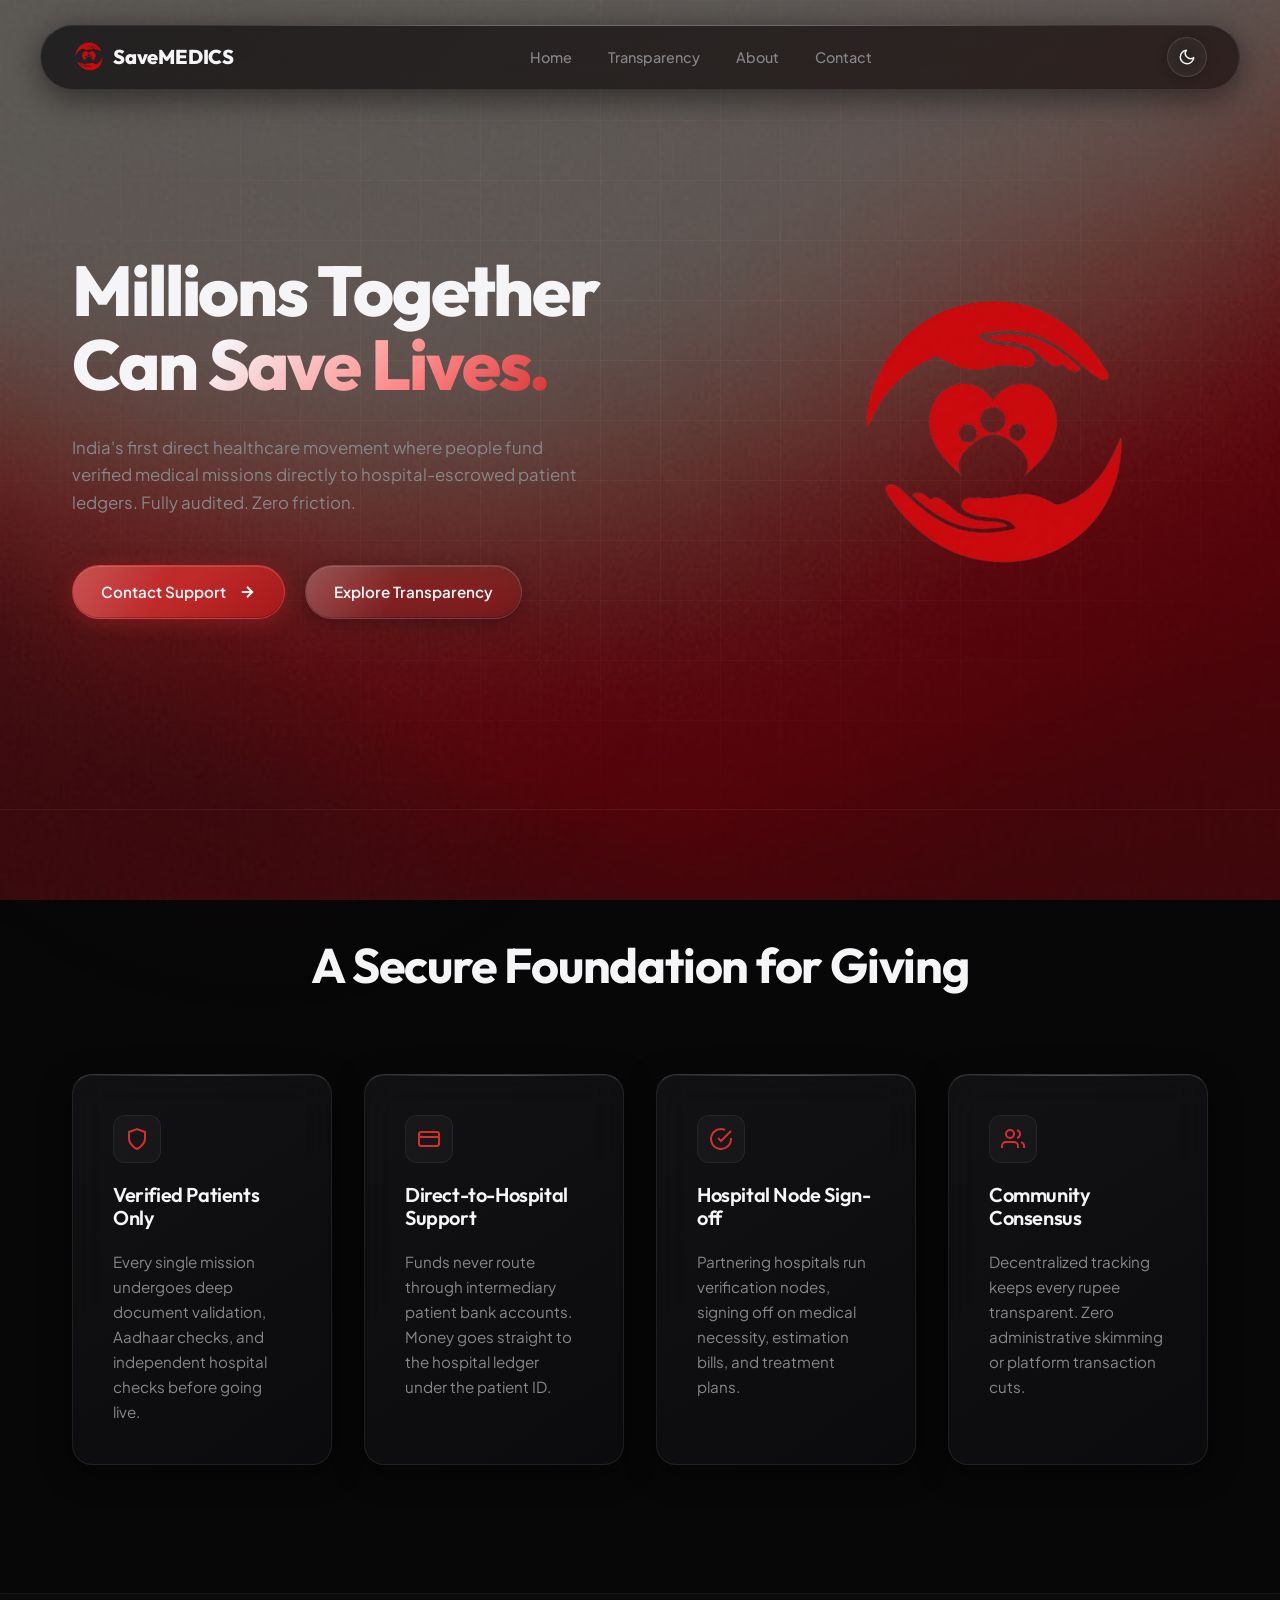
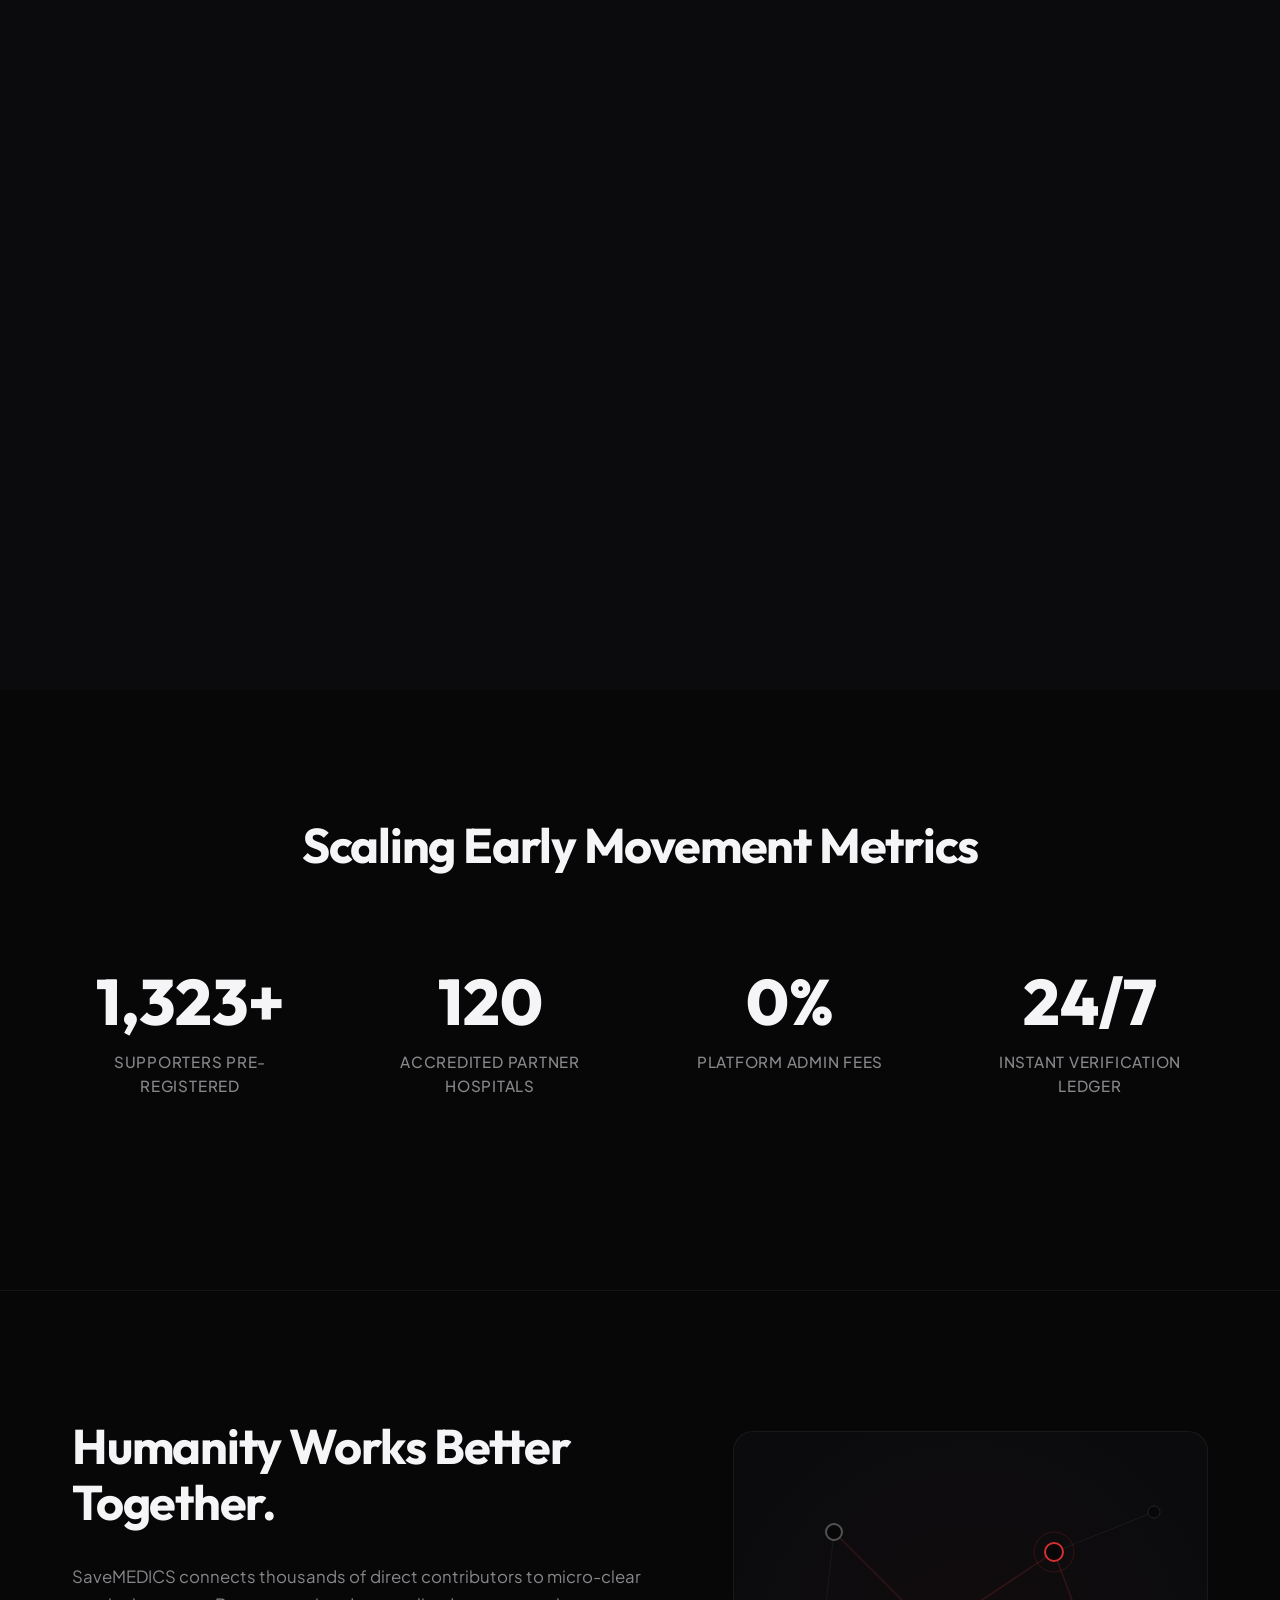
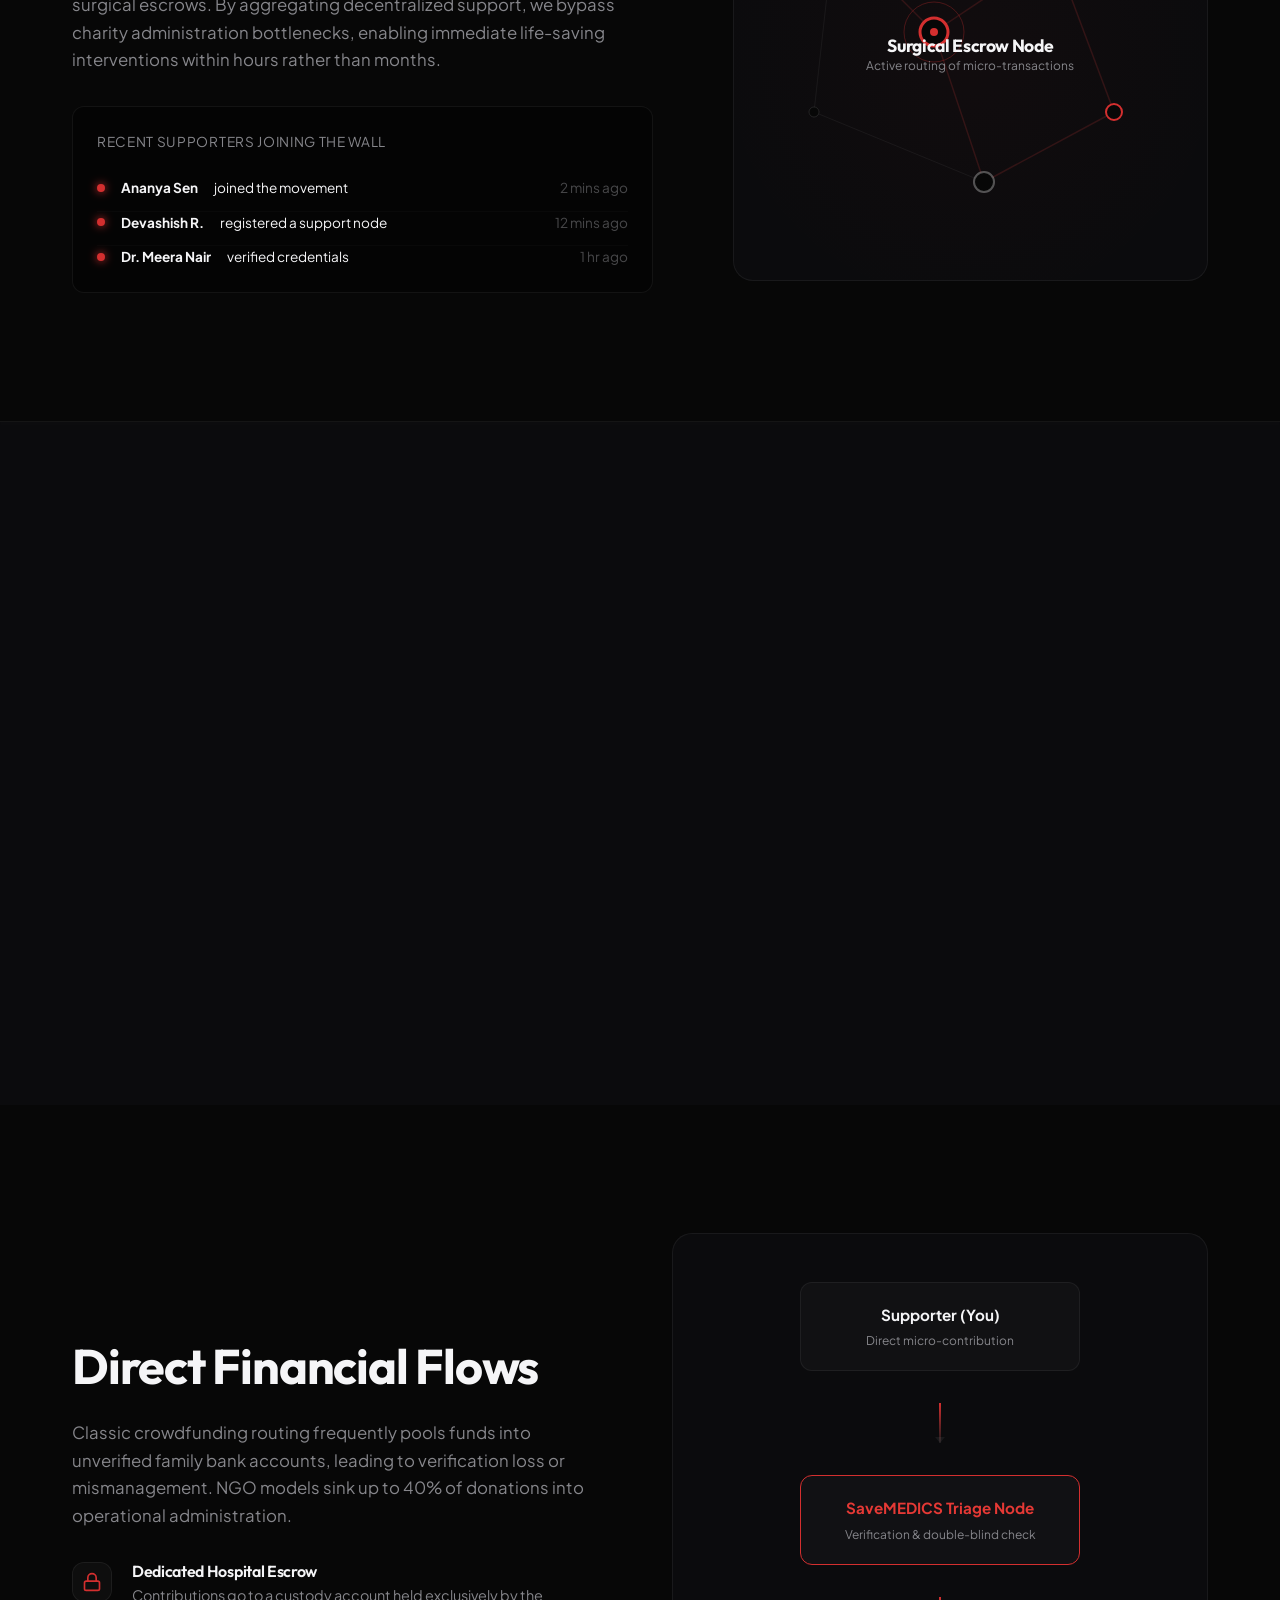
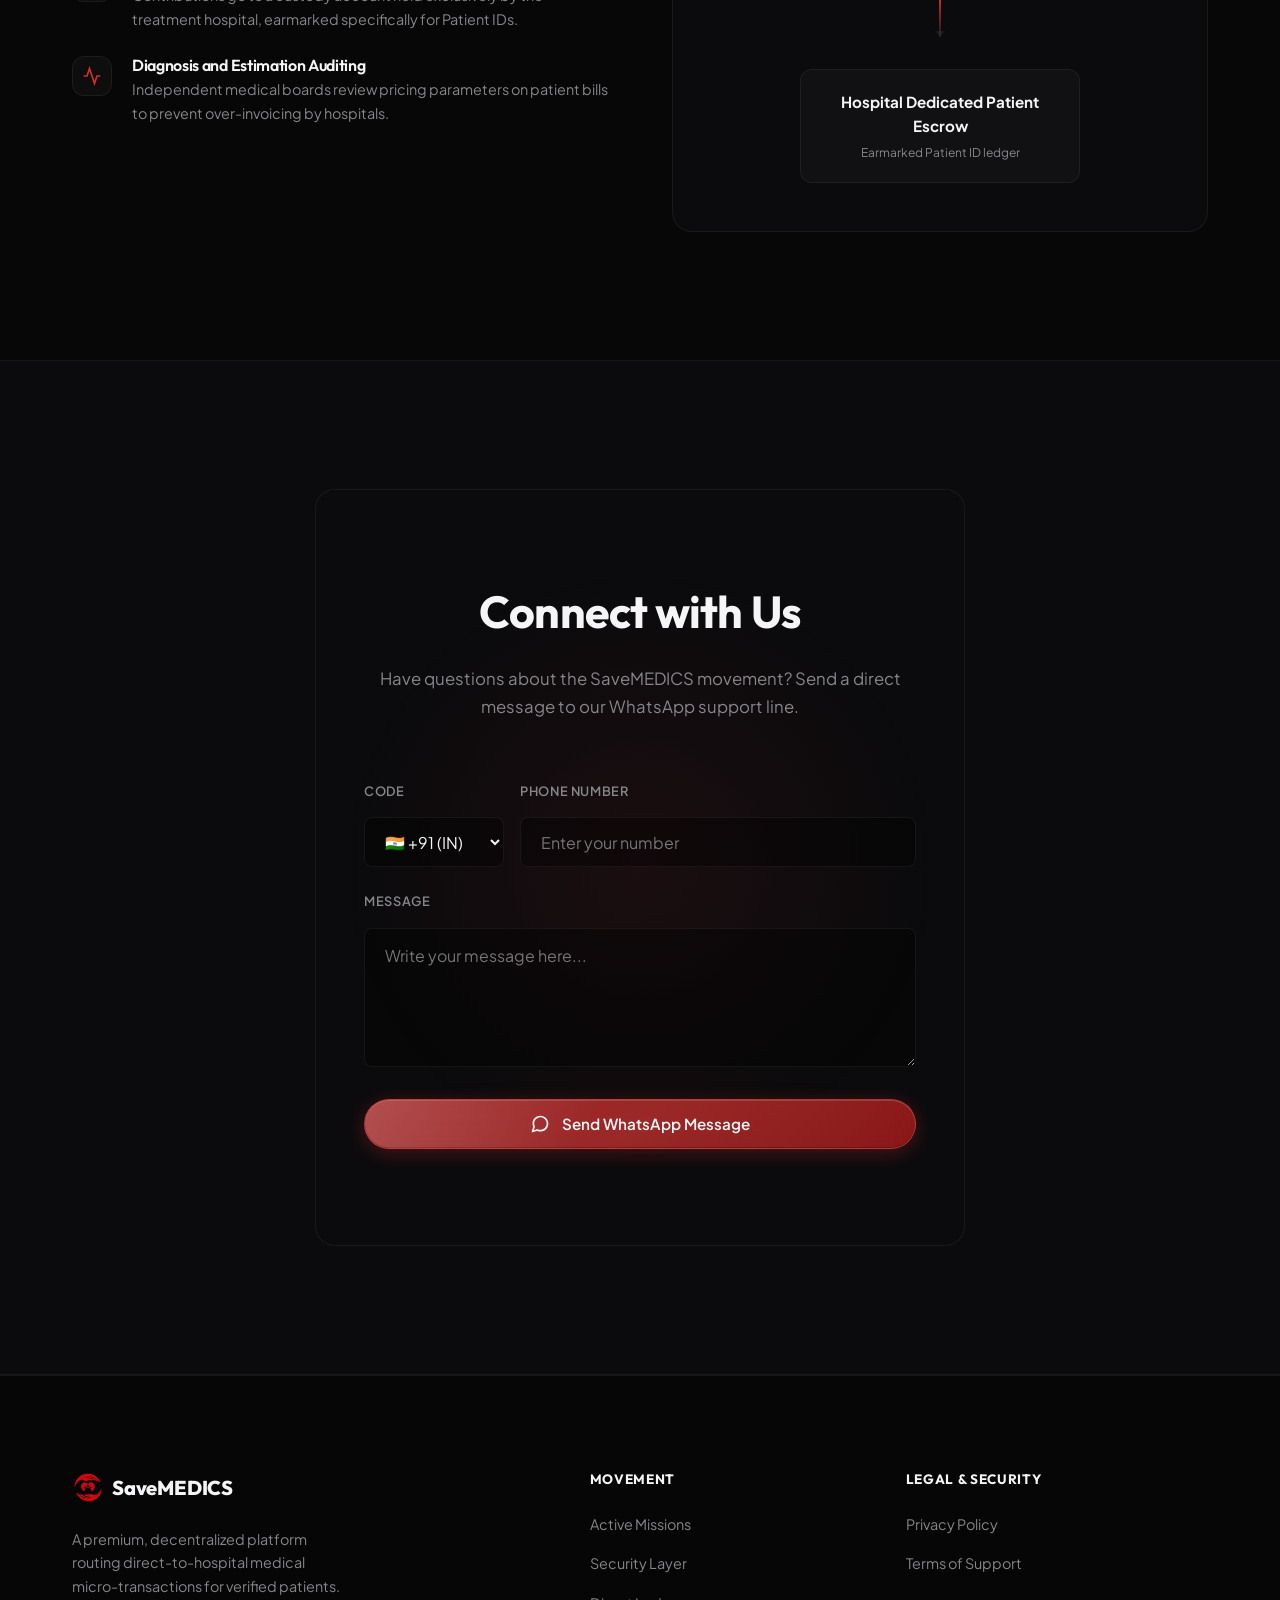
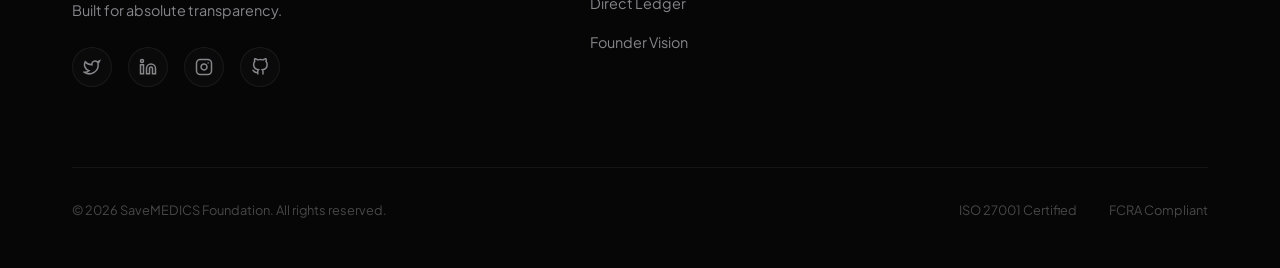
<file: index.html>
<!DOCTYPE html>
<html lang="en">
<head>
  <meta charset="UTF-8">
  <meta name="viewport" content="width=device-width, initial-scale=1.0">
  <title>SaveMEDICS — Humanitarian Healthcare Platform</title>
  <meta name="description" content="India's first direct medical support platform. Verified, hospital-backed missions funded transparently by the community. Join the healthcare movement.">
  <link rel="stylesheet" href="style.css">
  <script>
    // Set theme immediately on load to prevent theme flashing
    const savedTheme = localStorage.getItem('sm-theme') || 'dark';
    document.documentElement.setAttribute('data-theme', savedTheme);
  </script>
</head>
<body>
  
  <!-- GRID & RADIAL BACKGROUND OVERLAYS -->
  <div class="bg-overlay-grid" id="gridOverlay"></div>
  <div class="bg-radial-glow-1"></div>
  <div class="bg-radial-glow-2"></div>

  <!-- FLOATING NAVBAR -->
  <div class="navbar-wrapper">
    <nav class="navbar" id="mainNavbar">
      <a href="#" class="logo" style="display: flex; align-items: center; gap: 0.5rem;">
        <img src="logo.png" alt="SaveMEDICS Logo" style="height: 32px; width: 32px; object-fit: contain;">
        SaveMEDICS
      </a>
      
      <ul class="nav-links" id="navLinks">
        <li><a href="#hero">Home</a></li>

        <li><a href="#transparency">Transparency</a></li>
        <li><a href="#about">About</a></li>
        <li><a href="#contact">Contact</a></li>
      </ul>

      <div class="flex" style="gap: 1rem; align-items: center;">
        <button class="theme-toggle-btn" id="themeToggle" aria-label="Toggle theme" title="Switch theme">
          <svg class="theme-icon theme-icon-moon" width="18" height="18" viewBox="0 0 24 24" fill="none" stroke="currentColor" stroke-width="2" stroke-linecap="round" stroke-linejoin="round">
            <path d="M21 12.79A9 9 0 1 1 11.21 3 7 7 0 0 0 21 12.79z"/>
          </svg>
          <svg class="theme-icon theme-icon-sun" width="18" height="18" viewBox="0 0 24 24" fill="none" stroke="currentColor" stroke-width="2" stroke-linecap="round" stroke-linejoin="round">
            <circle cx="12" cy="12" r="5"/>
            <line x1="12" y1="1" x2="12" y2="3"/><line x1="12" y1="21" x2="12" y2="23"/>
            <line x1="4.22" y1="4.22" x2="5.64" y2="5.64"/><line x1="18.36" y1="18.36" x2="19.78" y2="19.78"/>
            <line x1="1" y1="12" x2="3" y2="12"/><line x1="21" y1="12" x2="23" y2="12"/>
            <line x1="4.22" y1="19.78" x2="5.64" y2="18.36"/><line x1="18.36" y1="5.64" x2="19.78" y2="4.22"/>
          </svg>
        </button>
        <button class="nav-menu-toggle" id="menuToggle" aria-label="Toggle navigation menu">
          <svg width="24" height="24" viewBox="0 0 24 24" fill="none" stroke="currentColor" stroke-width="2" stroke-linecap="round" stroke-linejoin="round">
            <line x1="4" y1="12" x2="20" y2="12"></line>
            <line x1="4" y1="6" x2="20" y2="6"></line>
            <line x1="4" y1="18" x2="20" y2="18"></line>
          </svg>
        </button>
      </div>
    </nav>
  </div>

  <!-- HERO SECTION -->
  <header class="section hero-section" id="hero">
    <div class="container hero-grid grid">
      <div class="hero-content">

        <h1 class="display-title">
          Millions Together <br>
          <span class="gradient-text-red">Can Save Lives.</span>
        </h1>
        
        <p class="hero-subtitle">
          India's first direct healthcare movement where people fund verified medical missions directly to hospital-escrowed patient ledgers. Fully audited. Zero friction.
        </p>
        
        <div class="hero-ctas">
          <a href="#contact" class="btn btn-primary">
            Contact Support
            <svg class="btn-icon" width="20" height="20" viewBox="0 0 24 24" fill="none" stroke="currentColor" stroke-width="2">
              <line x1="5" y1="12" x2="19" y2="12"></line>
              <polyline points="12 5 19 12 12 19"></polyline>
            </svg>
          </a>
          <a href="#transparency" class="btn btn-secondary">Explore Transparency</a>
        </div>
      </div>

      <!-- LARGE BRAND LOGO COMPOSITION -->
      <div class="hero-visual" style="display: flex; align-items: center; justify-content: center; position: relative;">
        <div class="hero-logo-container" style="position: relative; display: flex; align-items: center; justify-content: center; width: 100%; max-width: 380px; aspect-ratio: 1; border-radius: 50%;">
          <img src="logo.png" alt="SaveMEDICS Logo" style="width: 80%; height: 80%; object-fit: contain;">
        </div>
      </div>
    </div>
  </header>

  <!-- TRUST SECTION -->
  <section class="section" id="trust">
    <div class="container">
      <div class="section-title-wrapper" style="text-align: center; margin-bottom: 5rem;">

        <h2 class="section-title">A Secure Foundation for Giving</h2>
      </div>
      
      <div class="trust-grid grid">
        <div class="glass-card trust-card">
          <div class="trust-icon-wrapper">
            <svg width="24" height="24" viewBox="0 0 24 24" fill="none" stroke="currentColor" stroke-width="2">
              <path d="M12 22s8-4 8-10V5l-8-3-8 3v7c0 6 8 10 8 10z"/>
            </svg>
          </div>
          <h3>Verified Patients Only</h3>
          <p>Every single mission undergoes deep document validation, Aadhaar checks, and independent hospital checks before going live.</p>
        </div>

        <div class="glass-card trust-card">
          <div class="trust-icon-wrapper">
            <svg width="24" height="24" viewBox="0 0 24 24" fill="none" stroke="currentColor" stroke-width="2">
              <rect x="2" y="5" width="20" height="14" rx="2" ry="2"></rect>
              <line x1="2" y1="10" x2="22" y2="10"></line>
            </svg>
          </div>
          <h3>Direct-to-Hospital Support</h3>
          <p>Funds never route through intermediary patient bank accounts. Money goes straight to the hospital ledger under the patient ID.</p>
        </div>

        <div class="glass-card trust-card">
          <div class="trust-icon-wrapper">
            <svg width="24" height="24" viewBox="0 0 24 24" fill="none" stroke="currentColor" stroke-width="2">
              <path d="M22 11.08V12a10 10 0 1 1-5.93-9.14"></path>
              <polyline points="22 4 12 14.01 9 11.01"></polyline>
            </svg>
          </div>
          <h3>Hospital Node Sign-off</h3>
          <p>Partnering hospitals run verification nodes, signing off on medical necessity, estimation bills, and treatment plans.</p>
        </div>

        <div class="glass-card trust-card">
          <div class="trust-icon-wrapper">
            <svg width="24" height="24" viewBox="0 0 24 24" fill="none" stroke="currentColor" stroke-width="2">
              <path d="M17 21v-2a4 4 0 0 0-4-4H5a4 4 0 0 0-4 4v2"></path>
              <circle cx="9" cy="7" r="4"></circle>
              <path d="M23 21v-2a4 4 0 0 0-3-3.87"></path>
              <path d="M16 3.13a4 4 0 0 1 0 7.75"></path>
            </svg>
          </div>
          <h3>Community Consensus</h3>
          <p>Decentralized tracking keeps every rupee transparent. Zero administrative skimming or platform transaction cuts.</p>
        </div>
      </div>
    </div>
  </section>

  <!-- HOW IT WORKS SECTION -->
  <section class="section section-charcoal" id="how-it-works">
    <div class="container">
      <div class="section-title-wrapper" style="text-align: center;">

        <h2 class="section-title">How SaveMEDICS Works</h2>
        <p class="section-subtitle">A clean, transparent, and direct loop designed to eliminate fraud and maximize clinical outcomes.</p>
      </div>

      <div class="how-it-works-timeline">
        <div class="timeline-connector"></div>
        
        <div class="how-step">
          <div class="step-num-container">01</div>
          <h3>Mission Submission</h3>
          <p>Patients or family members submit a mission request. They upload government IDs, medical diagnoses, and official hospital estimate bills.</p>
        </div>

        <div class="how-step">
          <div class="step-num-container">02</div>
          <h3>Triage & Verification</h3>
          <p>Our medical consensus board matches diagnosis data with hospital nodes, establishing patient identity and real clinical urgency.</p>
        </div>

        <div class="how-step">
          <div class="step-num-container">03</div>
          <h3>Direct Clearing</h3>
          <p>Community support goes directly to a secure escrow dedicated to the hospital. On discharge, bills are paid directly to the hospital.</p>
        </div>
      </div>
    </div>
  </section>

  <!-- IMPACT SECTION -->
  <section class="section" id="impact">
    <div class="container">
      <div class="section-title-wrapper" style="text-align: center; margin-bottom: 2rem;">

        <h2 class="section-title">Scaling Early Movement Metrics</h2>
      </div>

      <div class="impact-grid grid">
        <div class="metric-item">
          <span class="metric-number" id="supporterCount" data-target="4850">0</span>
          <span class="metric-label">Supporters Pre-Registered</span>
        </div>
        <div class="metric-item">
          <span class="metric-number" id="hospitalCount" data-target="120">0</span>
          <span class="metric-label">Accredited Partner Hospitals</span>
        </div>
        <div class="metric-item">
          <span class="metric-number" id="feeCount" data-target="0">0%</span>
          <span class="metric-label">Platform Admin Fees</span>
        </div>
        <div class="metric-item">
          <span class="metric-number" id="reachCount" data-target="24">24/7</span>
          <span class="metric-label">Instant Verification Ledger</span>
        </div>
      </div>
    </div>
  </section>



  <!-- COMMUNITY MOVEMENT SECTION -->
  <section class="section" id="community">
    <div class="container community-grid grid">
      <div class="community-content" style="display: flex; flex-direction: column; gap: 2rem;">

        <h2 class="section-title" style="text-align: left; margin-bottom: 0;">Humanity Works Better Together.</h2>
        <p>SaveMEDICS connects thousands of direct contributors to micro-clear surgical escrows. By aggregating decentralized support, we bypass charity administration bottlenecks, enabling immediate life-saving interventions within hours rather than months.</p>
        
        <div class="supporters-list-ticker">
          <span class="ledger-title" style="margin-bottom: 0.5rem;">Recent Supporters Joining The Wall</span>
          <div id="supporterWall">
            <div class="supporter-ticker-item">
              <span class="supporter-dot"></span>
              <strong>Ananya Sen</strong> joined the movement
              <span class="supporter-time">2 mins ago</span>
            </div>
            <div class="supporter-ticker-item">
              <span class="supporter-dot"></span>
              <strong>Devashish R.</strong> registered a support node
              <span class="supporter-time">12 mins ago</span>
            </div>
            <div class="supporter-ticker-item">
              <span class="supporter-dot"></span>
              <strong>Dr. Meera Nair</strong> verified credentials
              <span class="supporter-time">1 hr ago</span>
            </div>
          </div>
        </div>
      </div>

      <!-- VISUAL CONNECTIONS GRAPH -->
      <div class="community-graphic-wrapper">
        <svg width="100%" height="100%" class="community-node-network" style="background:radial-gradient(circle at center, rgba(211,47,47,0.03) 0%, transparent 80%)">
          <!-- Connection lines -->
          <line x1="100" y1="100" x2="200" y2="200" stroke="rgba(255, 68, 68, 0.15)" stroke-width="1.5" />
          <line x1="200" y1="200" x2="320" y2="120" stroke="rgba(255, 68, 68, 0.15)" stroke-width="1.5" />
          <line x1="200" y1="200" x2="250" y2="350" stroke="rgba(255, 68, 68, 0.15)" stroke-width="1.5" />
          <line x1="320" y1="120" x2="380" y2="280" stroke="rgba(255, 68, 68, 0.15)" stroke-width="1.5" />
          <line x1="250" y1="350" x2="380" y2="280" stroke="rgba(255, 68, 68, 0.15)" stroke-width="1.5" />
          
          <line x1="100" y1="100" x2="80" y2="280" stroke="rgba(255, 255, 255, 0.05)" stroke-width="1" />
          <line x1="80" y1="280" x2="250" y2="350" stroke="rgba(255, 255, 255, 0.05)" stroke-width="1" />
          <line x1="320" y1="120" x2="420" y2="80" stroke="rgba(255, 255, 255, 0.05)" stroke-width="1" />
          
          <!-- Core Node -->
          <circle cx="200" cy="200" r="14" fill="#070707" stroke="var(--primary-red)" stroke-width="3" />
          <circle cx="200" cy="200" r="4" fill="var(--primary-red)" />
          
          <!-- Outer nodes -->
          <circle cx="100" cy="100" r="8" fill="#070707" stroke="rgba(255, 255, 255, 0.3)" stroke-width="2" />
          <circle cx="320" cy="120" r="9" fill="#070707" stroke="var(--primary-red)" stroke-width="2" />
          <circle cx="250" cy="350" r="10" fill="#070707" stroke="rgba(255, 255, 255, 0.3)" stroke-width="2" />
          <circle cx="380" cy="280" r="8" fill="#070707" stroke="var(--primary-red)" stroke-width="2" />
          
          <circle cx="80" cy="280" r="5" fill="#070707" stroke="rgba(255, 255, 255, 0.1)" stroke-width="1" />
          <circle cx="420" cy="80" r="6" fill="#070707" stroke="rgba(255, 255, 255, 0.1)" stroke-width="1" />
          
          <!-- Radial pulses -->
          <circle cx="200" cy="200" r="30" fill="none" stroke="var(--primary-red)" stroke-width="1" stroke-opacity="0.3" style="animation: pulse-ring 3s infinite ease-out" />
          <circle cx="320" cy="120" r="20" fill="none" stroke="var(--primary-red)" stroke-width="1" stroke-opacity="0.2" style="animation: pulse-ring 2.5s infinite ease-out 0.5s" />
        </svg>
        <div style="position: absolute; text-align: center; pointer-events: none;">
          <h4 style="font-family: var(--font-display); font-weight: 700; font-size: 1.1rem;">Surgical Escrow Node</h4>
          <p style="font-size: 0.75rem; color: var(--text-muted);">Active routing of micro-transactions</p>
        </div>
      </div>
    </div>
  </section>

  <!-- FOUNDER VISION SECTION -->
  <section class="section section-charcoal" id="about">
    <div class="container">
      <div class="founder-layout">

        <p class="founder-quote">
          "Healthcare in India is a luxury that vanishes at the gates of a critical care ward. We built SaveMEDICS not to create another charity, but to install <span>a direct trust bridge</span>. No bureaucratic overhead, no delays—just pure, verified direct action connecting people to people at their most vulnerable hour."
        </p>
        <div class="founder-author">
          <div class="founder-avatar">
            <svg width="100%" height="100%" viewBox="0 0 24 24" fill="none" stroke="currentColor" stroke-width="2" style="color: var(--primary-red); padding: 10px;">
              <path d="M16 21v-2a4 4 0 0 0-4-4H6a4 4 0 0 0-4 4v2"></path>
              <circle cx="9" cy="7" r="4"></circle>
              <path d="M22 21v-2a4 4 0 0 0-3-3.87"></path>
              <path d="M16 3.13a4 4 0 0 1 0 7.75"></path>
            </svg>
          </div>
          <span class="founder-name">Shan Max Shaji</span>
          <span class="founder-title">Founder, SaveMEDICS</span>
        </div>
      </div>
    </div>
  </section>

  <!-- TRANSPARENCY SECTION -->
  <section class="section" id="transparency">
    <div class="container transparency-grid grid">
      <div class="transparency-content">

        <h2 class="section-title" style="text-align: left;">Direct Financial Flows</h2>
        <p style="margin-bottom: 2rem;">Classic crowdfunding routing frequently pools funds into unverified family bank accounts, leading to verification loss or mismanagement. NGO models sink up to 40% of donations into operational administration.</p>
        
        <div class="transparency-cards-list">
          <div class="flex" style="gap: 1.25rem;">
            <div class="trust-icon-wrapper" style="flex-shrink: 0; width: 40px; height: 40px;">
              <svg width="20" height="20" viewBox="0 0 24 24" fill="none" stroke="currentColor" stroke-width="2"><rect x="3" y="11" width="18" height="11" rx="2" ry="2"></rect><path d="M7 11V7a5 5 0 0 1 10 0v4"></path></svg>
            </div>
            <div>
              <h4 style="font-weight:600; margin-bottom:0.25rem;">Dedicated Hospital Escrow</h4>
              <p style="font-size:0.9rem;">Contributions go to a custody account held exclusively by the treatment hospital, earmarked specifically for Patient IDs.</p>
            </div>
          </div>

          <div class="flex" style="gap: 1.25rem;">
            <div class="trust-icon-wrapper" style="flex-shrink: 0; width: 40px; height: 40px;">
              <svg width="20" height="20" viewBox="0 0 24 24" fill="none" stroke="currentColor" stroke-width="2"><polyline points="22 12 18 12 15 21 9 3 6 12 2 12"></polyline></svg>
            </div>
            <div>
              <h4 style="font-weight:600; margin-bottom:0.25rem;">Diagnosis and Estimation Auditing</h4>
              <p style="font-size:0.9rem;">Independent medical boards review pricing parameters on patient bills to prevent over-invoicing by hospitals.</p>
            </div>
          </div>
        </div>
      </div>

      <!-- FLOW CHART DIAGRAM -->
      <div class="transparency-flow-diagram">
        <div class="flow-node">
          <div class="flow-node-title" style="color:var(--text-white)">Supporter (You)</div>
          <div class="flow-node-desc">Direct micro-contribution</div>
        </div>
        
        <div class="flow-arrow-down"></div>
        
        <div class="flow-node" style="border-color: var(--primary-red);">
          <div class="flow-node-title" style="color: var(--primary-red-solid)">SaveMEDICS Triage Node</div>
          <div class="flow-node-desc">Verification & double-blind check</div>
        </div>
        
        <div class="flow-arrow-down"></div>
        
        <div class="flow-node">
          <div class="flow-node-title" style="color:var(--text-white)">Hospital Dedicated Patient Escrow</div>
          <div class="flow-node-desc">Earmarked Patient ID ledger</div>
        </div>
      </div>
    </div>
  </section>

  <!-- CONTACT SECTION (WHATSAPP REDIRECT) -->
  <section class="section section-charcoal" id="contact">
    <div class="container">
      <div class="join-movement-wrapper" style="max-width: 650px; margin: 0 auto;">
        <div class="join-content" style="text-align: center; width: 100%;">
          <h2>Connect with Us</h2>
          <p style="margin-bottom: 2rem;">Have questions about the SaveMEDICS movement? Send a direct message to our WhatsApp support line.</p>
          
          <form class="contact-whatsapp-form" onsubmit="handleWhatsAppSubmit(event)" style="display: flex; flex-direction: column; gap: 1.5rem; text-align: left; width: 100%;">
            <div class="form-row-phone" style="display: flex; gap: 1rem;">
              <div class="form-group" style="flex: 0 0 140px; margin-bottom: 0;">
                <label for="contactCountryCode" style="display: block; margin-bottom: 0.5rem; font-size: 0.8rem; font-weight: 600; text-transform: uppercase; color: var(--text-muted); letter-spacing: 0.05em;">Code</label>
                <select id="contactCountryCode" class="form-input" style="width: 100%; height: 50px; background-color: rgba(0,0,0,0.4); color: var(--text-white); border-radius: var(--border-radius-sm); border: 1px solid var(--border-color); padding: 0 1rem; font-size: 1rem; cursor: pointer;" required>
                  <option value="91" selected>🇮🇳 +91 (IN)</option>
                  <option value="1">🇺🇸 +1 (US)</option>
                  <option value="44">🇬🇧 +44 (UK)</option>
                  <option value="971">🇦🇪 +971 (AE)</option>
                  <option value="65">🇸🇬 +65 (SG)</option>
                  <option value="61">🇦🇺 +61 (AU)</option>
                  <option value="966">🇸🇦 +966 (SA)</option>
                  <option value="974">🇶🇦 +974 (QA)</option>
                  <option value="965">🇰🇼 +965 (KW)</option>
                  <option value="968">🇴🇲 +968 (OM)</option>
                  <option value="973">🇧🇭 +973 (BH)</option>
                  <option value="49">🇩🇪 +49 (DE)</option>
                  <option value="33">🇫🇷 +33 (FR)</option>
                  <option value="81">🇯🇵 +81 (JP)</option>
                  <option value="86">🇨🇳 +86 (CN)</option>
                </select>
              </div>
              <div class="form-group" style="flex: 1; margin-bottom: 0;">
                <label for="contactPhone" style="display: block; margin-bottom: 0.5rem; font-size: 0.8rem; font-weight: 600; text-transform: uppercase; color: var(--text-muted); letter-spacing: 0.05em;">Phone Number</label>
                <input type="tel" id="contactPhone" class="form-input" placeholder="Enter your number" style="width: 100%; height: 50px; background-color: rgba(0,0,0,0.4); color: var(--text-white); border-radius: var(--border-radius-sm); border: 1px solid var(--border-color); padding: 0 1.25rem; font-size: 1rem;" required>
              </div>
            </div>
            
            <div class="form-group" style="margin-bottom: 0;">
              <label for="contactMessage" style="display: block; margin-bottom: 0.5rem; font-size: 0.8rem; font-weight: 600; text-transform: uppercase; color: var(--text-muted); letter-spacing: 0.05em;">Message</label>
              <textarea id="contactMessage" class="form-input" rows="5" placeholder="Write your message here..." style="width: 100%; background-color: rgba(0,0,0,0.4); color: var(--text-white); border-radius: var(--border-radius-sm); border: 1px solid var(--border-color); padding: 1rem 1.25rem; font-size: 1rem; resize: vertical; font-family: var(--font-body);" required></textarea>
            </div>
            
            <button type="submit" class="btn btn-primary" style="width: 100%; height: 50px; justify-content: center; font-weight: 600; display: flex; align-items: center; gap: 0.75rem; margin-top: 0.5rem;">
              <svg width="20" height="20" viewBox="0 0 24 24" fill="none" stroke="currentColor" stroke-width="2" stroke-linecap="round" stroke-linejoin="round">
                <path d="M21 11.5a8.38 8.38 0 0 1-.9 3.8 8.5 8.5 0 0 1-7.6 4.7 8.38 8.38 0 0 1-3.8-.9L3 21l1.9-5.7a8.38 8.38 0 0 1-.9-3.8 8.5 8.5 0 0 1 4.7-7.6 8.38 8.38 0 0 1 3.8-.9h.5a8.48 8.48 0 0 1 8 8v.5z"/>
              </svg>
              Send WhatsApp Message
            </button>
          </form>
        </div>
      </div>
    </div>
  </section>

  <!-- FOOTER -->
  <footer class="footer">
    <div class="container">
      <div class="footer-grid grid">
        <div class="footer-info">
          <a href="#" class="logo" style="display: flex; align-items: center; gap: 0.5rem;">
            <img src="logo.png" alt="SaveMEDICS Logo" style="height: 32px; width: 32px; object-fit: contain;">
            SaveMEDICS
          </a>
          <p class="footer-description">
            A premium, decentralized platform routing direct-to-hospital medical micro-transactions for verified patients. Built for absolute transparency.
          </p>
          <div class="social-links">
            <a href="https://x.com/save_medics" class="social-icon" aria-label="X (Twitter)" target="_blank" rel="noopener noreferrer">
              <svg width="18" height="18" viewBox="0 0 24 24" fill="none" stroke="currentColor" stroke-width="2"><path d="M22 4s-.7 2.1-2 3.4c1.6 10-9.4 17.3-18 11.6 2.2.1 4.4-.6 6-2C3 15.5.5 9.6 3 5c2.2 2.6 5.6 4.1 9 4-.9-4.2 4-6.6 7-3.8 1.1 0 3-1.2 3-1.2z"/></svg>
            </a>
            <a href="https://www.linkedin.com/in/savemedics/" class="social-icon" aria-label="LinkedIn" target="_blank" rel="noopener noreferrer">
              <svg width="18" height="18" viewBox="0 0 24 24" fill="none" stroke="currentColor" stroke-width="2"><path d="M16 8a6 6 0 0 1 6 6v7h-4v-7a2 2 0 0 0-2-2 2 2 0 0 0-2 2v7h-4v-7a6 6 0 0 1 6-6z"/><rect x="2" y="9" width="4" height="12"/><circle cx="4" cy="4" r="2"/></svg>
            </a>
            <a href="https://www.instagram.com/save_medics/" class="social-icon" aria-label="Instagram" target="_blank" rel="noopener noreferrer">
              <svg width="18" height="18" viewBox="0 0 24 24" fill="none" stroke="currentColor" stroke-width="2" stroke-linecap="round" stroke-linejoin="round">
                <rect x="2" y="2" width="20" height="20" rx="5" ry="5"></rect>
                <path d="M16 11.37A4 4 0 1 1 12.63 8 4 4 0 0 1 16 11.37z"></path>
                <line x1="17.5" y1="6.5" x2="17.51" y2="6.5"></line>
              </svg>
            </a>
            <a href="#" class="social-icon" aria-label="GitHub" target="_blank" rel="noopener noreferrer">
              <svg width="18" height="18" viewBox="0 0 24 24" fill="none" stroke="currentColor" stroke-width="2"><path d="M9 19c-5 1.5-5-2.5-7-3m14 6v-3.87a3.37 3.37 0 0 0-.94-2.61c3.14-.35 6.44-1.54 6.44-7A5.44 5.44 0 0 0 20 4.77 5.07 5.07 0 0 0 19.91 1S18.73.65 16 2.48a13.38 13.38 0 0 0-7 0C6.27.65 5.09 1 5.09 1A5.07 5.07 0 0 0 5 4.77a5.44 5.44 0 0 0-1.5 3.78c0 5.42 3.3 6.61 6.44 7A3.37 3.37 0 0 0 9 18.13V22"/></svg>
            </a>
          </div>
        </div>

        <div>
          <h4 class="footer-column-title">Movement</h4>
          <ul class="footer-links">
            <li><a href="#hero">Active Missions</a></li>
            <li><a href="#trust">Security Layer</a></li>
            <li><a href="#transparency">Direct Ledger</a></li>
            <li><a href="#about">Founder Vision</a></li>
          </ul>
        </div>

        <div>
          <h4 class="footer-column-title">Legal & Security</h4>
          <ul class="footer-links">
            <li><a href="privacy.html">Privacy Policy</a></li>
            <li><a href="terms.html">Terms of Support</a></li>
          </ul>
        </div>
      </div>

      <div class="footer-bottom">
        <span>&copy; 2026 SaveMEDICS Foundation. All rights reserved.</span>
        <div class="footer-legal-links">
          <a href="#">ISO 27001 Certified</a>
          <a href="#">FCRA Compliant</a>
        </div>
      </div>
    </div>
  </footer>

  <!-- DYNAMIC DONATION MODAL -->
  <div class="modal-overlay" id="donationModal">
    <div class="modal-container">
      <button class="modal-close-btn" onclick="closeDonateModal()" aria-label="Close modal">
        <svg width="24" height="24" viewBox="0 0 24 24" fill="none" stroke="currentColor" stroke-width="2" stroke-linecap="round" stroke-linejoin="round">
          <line x1="18" y1="6" x2="6" y2="18"></line>
          <line x1="6" y1="6" x2="18" y2="18"></line>
        </svg>
      </button>

      <div class="modal-success-screen" id="successScreen">
        <div class="success-icon-wrapper">
          <svg width="32" height="32" viewBox="0 0 24 24" fill="none" stroke="currentColor" stroke-width="3">
            <polyline points="20 6 9 17 4 12"></polyline>
          </svg>
        </div>
        <h3 style="font-family: var(--font-display); font-weight:800; font-size:1.5rem;">Escrow Handshake Complete</h3>
        <p style="color: var(--text-muted);">Your transaction has cleared successfully and has been routed directly to the hospital billing ledger under the patient's verified account. Transaction hash: <code id="txnHash" style="color: var(--primary-red-solid); background-color: rgba(0,0,0,0.3); padding:0.2rem 0.5rem; border-radius:4px; font-size:0.75rem;">0x3d...8f2</code></p>
        <button class="btn btn-primary" onclick="closeDonateModal()" style="width: 100%; margin-top: 1rem;">Done</button>
      </div>

      <div id="formScreen">
        <div class="modal-header">

          <h3 style="margin-top: 0.5rem;" id="modalPatientName">Support Aarav Sharma</h3>
          <p>Direct clearing to Fortis Escorts Hospital Patient Escrow</p>
        </div>

        <form class="modal-body" onsubmit="handleDonationSubmit(event)" id="donationForm">
          <div class="form-group">
            <label for="supporterName">Your Name</label>
            <input type="text" id="supporterName" class="form-input" placeholder="Enter your full name" required>
          </div>

          <div class="form-group">
            <label for="donationAmount">Support Amount (INR)</label>
            <input type="number" id="donationAmount" class="form-input" min="100" max="1000000" placeholder="Min. ₹100" required>
          </div>

          <div class="form-group">
            <label for="paymentMethod">Direct Escrow Pathway</label>
            <select id="paymentMethod" class="form-input" style="background-color: rgba(0,0,0,0.4); color: var(--text-white);" required>
              <option value="upi">UPI Instant Transfer</option>
              <option value="netbanking">Direct NetBanking Settlement</option>
              <option value="card">SaaS Credit/Debit Node</option>
            </select>
          </div>

          <button type="submit" class="btn btn-primary" style="width: 100%; margin-top: 1rem;">Confirm Direct Settlement</button>
        </form>
      </div>
    </div>
  </div>

  <script src="app.js"></script>
</body>
</html>
</file>
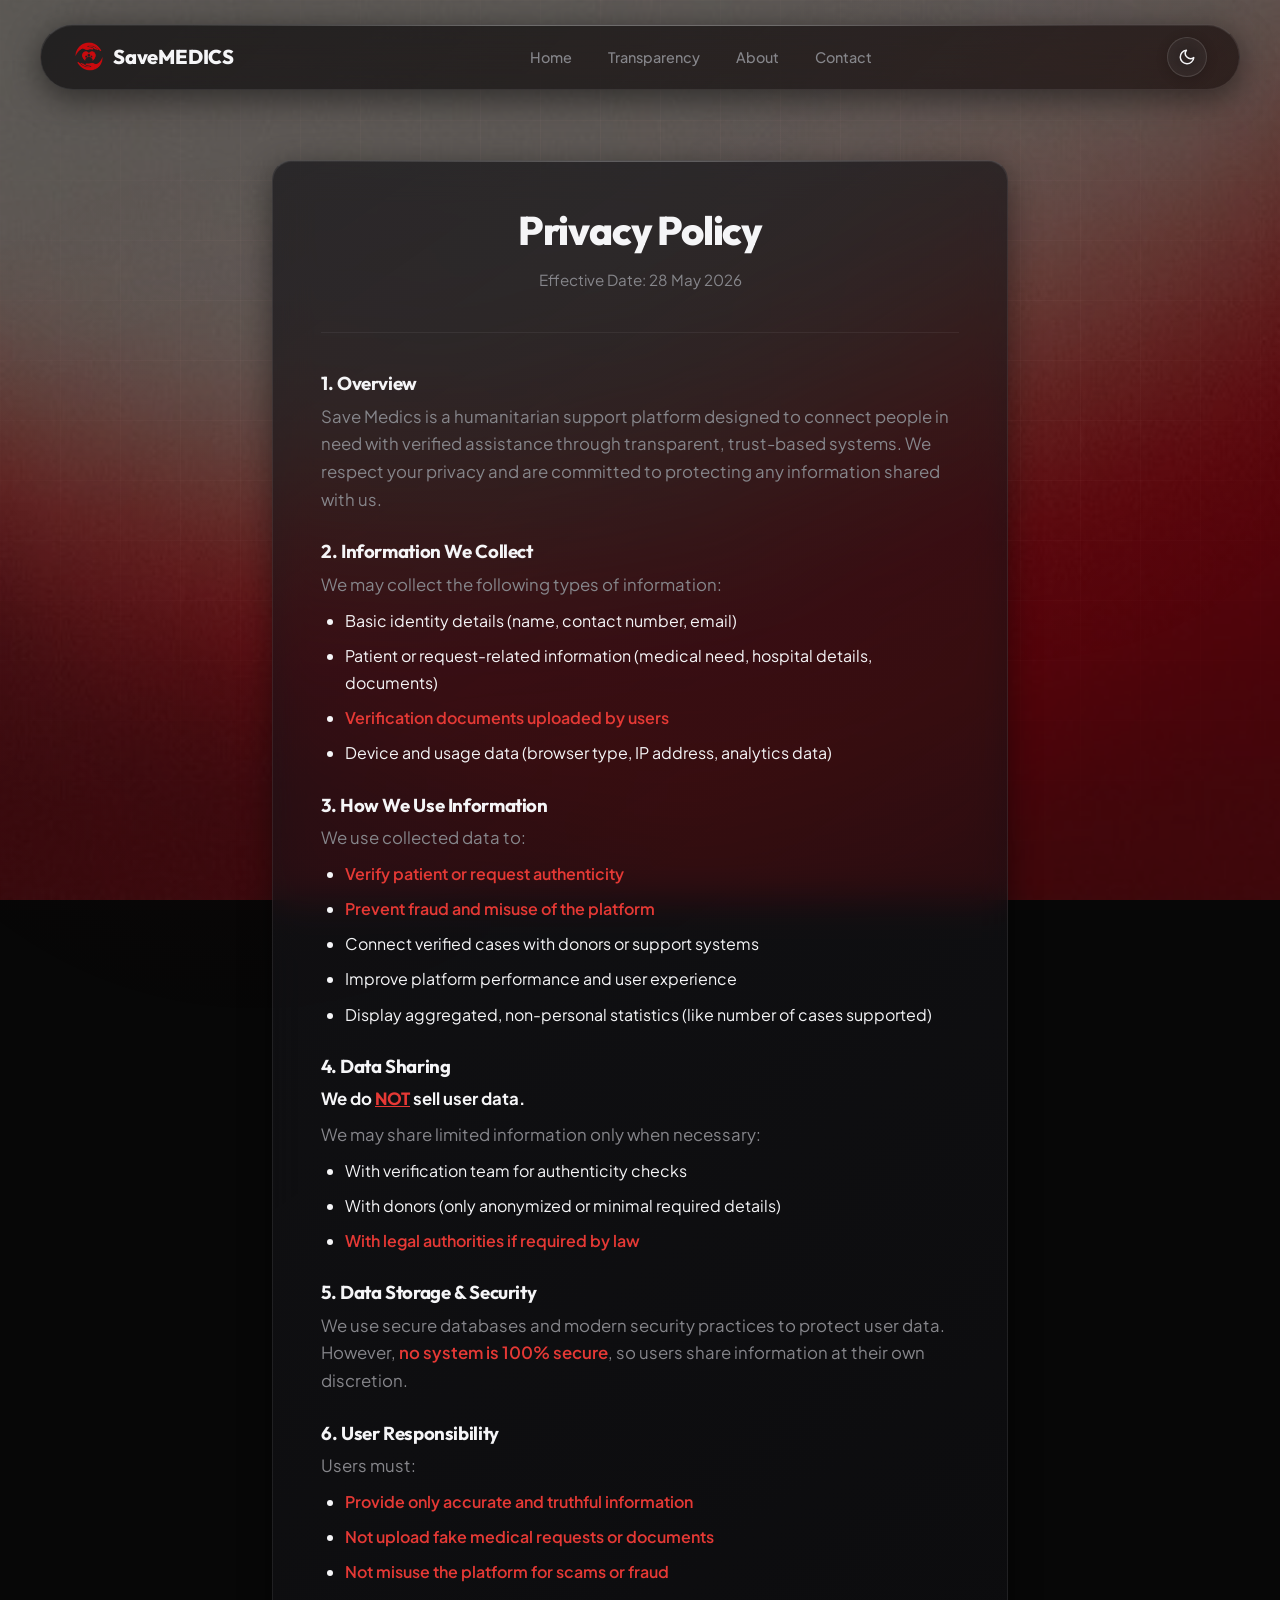
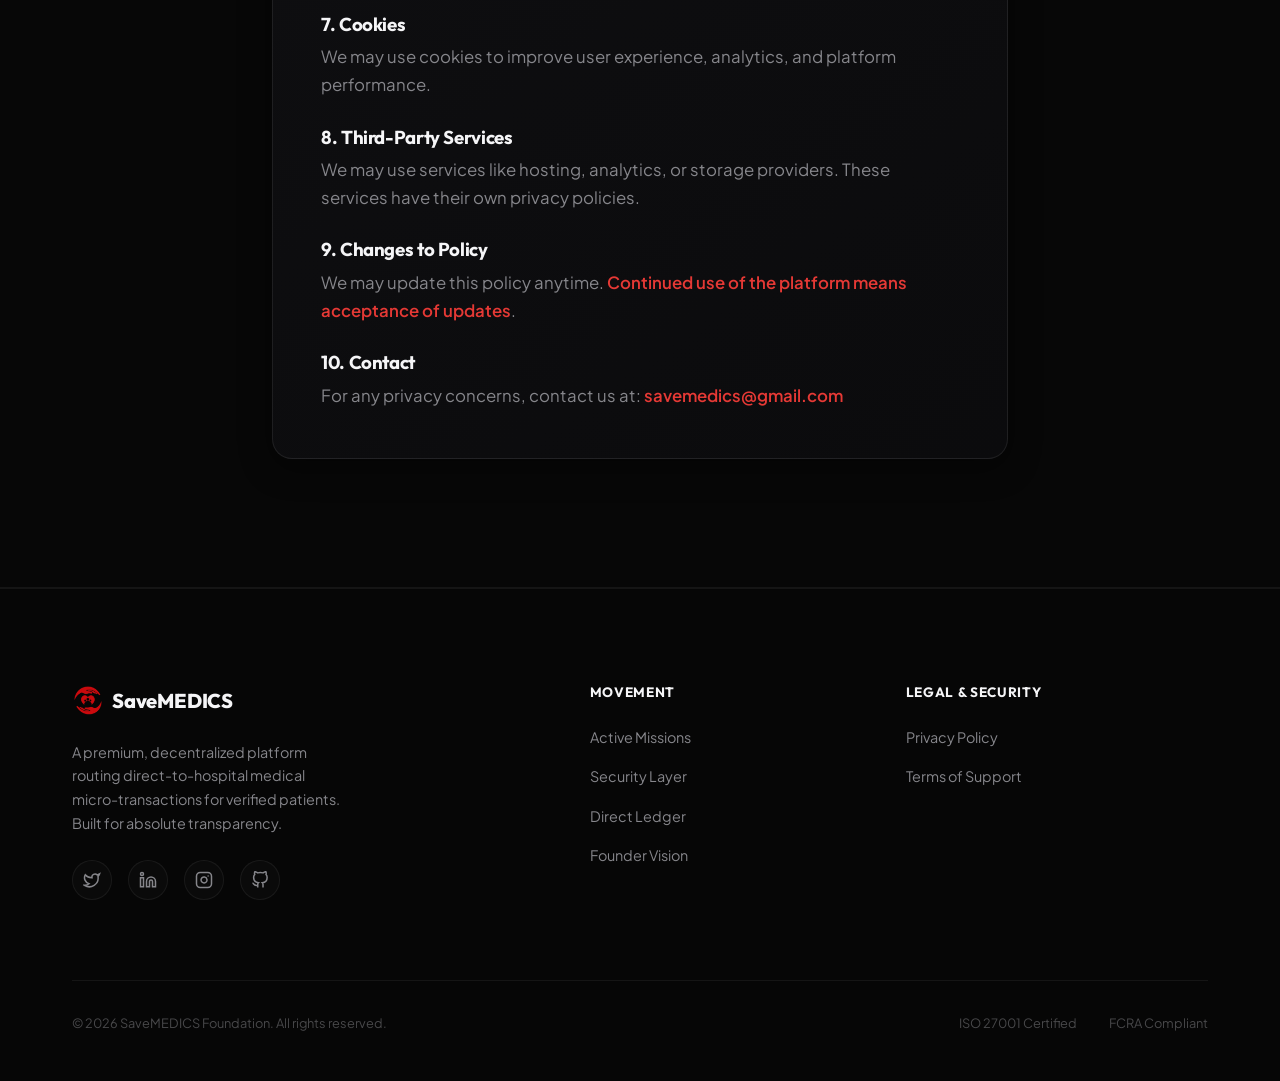
<file: privacy.html>
<!DOCTYPE html>
<html lang="en" data-theme="dark">
<head>
  <meta charset="UTF-8">
  <meta name="viewport" content="width=device-width, initial-scale=1.0">
  <title>Privacy Policy - SaveMEDICS</title>
  <link rel="stylesheet" href="style.css">
  <script>
    // Set theme immediately on load to prevent theme flashing
    const savedTheme = localStorage.getItem('sm-theme') || 'dark';
    document.documentElement.setAttribute('data-theme', savedTheme);
  </script>
</head>
<body>
  
  <!-- GRID & RADIAL BACKGROUND OVERLAYS -->
  <div class="bg-overlay-grid" id="gridOverlay"></div>
  <div class="bg-radial-glow-1"></div>
  <div class="bg-radial-glow-2"></div>

  <!-- FLOATING NAVBAR -->
  <div class="navbar-wrapper">
    <nav class="navbar" id="mainNavbar">
      <a href="index.html" class="logo" style="display: flex; align-items: center; gap: 0.5rem;">
        <img src="logo.png" alt="SaveMEDICS Logo" style="height: 32px; width: 32px; object-fit: contain;">
        SaveMEDICS
      </a>
      
      <ul class="nav-links" id="navLinks">
        <li><a href="index.html#hero">Home</a></li>
        <li><a href="index.html#transparency">Transparency</a></li>
        <li><a href="index.html#about">About</a></li>
        <li><a href="index.html#contact">Contact</a></li>
      </ul>

      <div class="flex" style="gap: 1rem; align-items: center;">
        <button class="theme-toggle-btn" id="themeToggle" aria-label="Toggle theme" title="Switch theme">
          <svg class="theme-icon theme-icon-moon" width="18" height="18" viewBox="0 0 24 24" fill="none" stroke="currentColor" stroke-width="2" stroke-linecap="round" stroke-linejoin="round">
            <path d="M21 12.79A9 9 0 1 1 11.21 3 7 7 0 0 0 21 12.79z"/>
          </svg>
          <svg class="theme-icon theme-icon-sun" width="18" height="18" viewBox="0 0 24 24" fill="none" stroke="currentColor" stroke-width="2" stroke-linecap="round" stroke-linejoin="round">
            <circle cx="12" cy="12" r="5"/>
            <line x1="12" y1="1" x2="12" y2="3"/><line x1="12" y1="21" x2="12" y2="23"/>
            <line x1="4.22" y1="4.22" x2="5.64" y2="5.64"/><line x1="18.36" y1="18.36" x2="19.78" y2="19.78"/>
            <line x1="1" y1="12" x2="3" y2="12"/><line x1="21" y1="12" x2="23" y2="12"/>
            <line x1="4.22" y1="19.78" x2="5.64" y2="18.36"/><line x1="18.36" y1="5.64" x2="19.78" y2="4.22"/>
          </svg>
        </button>
        <button class="nav-menu-toggle" id="menuToggle" aria-label="Toggle navigation menu">
          <svg width="24" height="24" viewBox="0 0 24 24" fill="none" stroke="currentColor" stroke-width="2" stroke-linecap="round" stroke-linejoin="round">
            <line x1="4" y1="12" x2="20" y2="12"></line>
            <line x1="4" y1="6" x2="20" y2="6"></line>
            <line x1="4" y1="18" x2="20" y2="18"></line>
          </svg>
        </button>
      </div>
    </nav>
  </div>

  <!-- MAIN PRIVACY POLICY CONTENT -->
  <main class="section" style="padding-top: 10rem; min-height: 80vh;">
    <div class="container" style="max-width: 800px;">
      <div class="glass-card" style="padding: 3rem; display: flex; flex-direction: column; gap: 2rem;">
        <h1 class="display-title" style="font-size: 2.5rem; text-align: center; margin-bottom: 0;">Privacy Policy</h1>
        <p style="text-align: center; color: var(--text-muted); font-size: 0.95rem; margin-top: -1rem;">Effective Date: 28 May 2026</p>
        
        <hr style="border: 0; border-top: 1px solid var(--border-color); margin: 0.5rem 0;">

        <div class="legal-content" style="display: flex; flex-direction: column; gap: 1.75rem; line-height: 1.7;">
          <div>
            <h3 style="color: var(--text-white); margin-bottom: 0.5rem;">1. Overview</h3>
            <p>Save Medics is a humanitarian support platform designed to connect people in need with verified assistance through transparent, trust-based systems. We respect your privacy and are committed to protecting any information shared with us.</p>
          </div>

          <div>
            <h3 style="color: var(--text-white); margin-bottom: 0.5rem;">2. Information We Collect</h3>
            <p>We may collect the following types of information:</p>
            <ul style="padding-left: 1.5rem; margin-top: 0.5rem; display: flex; flex-direction: column; gap: 0.5rem;">
              <li>Basic identity details (name, contact number, email)</li>
              <li>Patient or request-related information (medical need, hospital details, documents)</li>
              <li><span style="color: var(--primary-red-solid); font-weight: 600;">Verification documents uploaded by users</span></li>
              <li>Device and usage data (browser type, IP address, analytics data)</li>
            </ul>
          </div>

          <div>
            <h3 style="color: var(--text-white); margin-bottom: 0.5rem;">3. How We Use Information</h3>
            <p>We use collected data to:</p>
            <ul style="padding-left: 1.5rem; margin-top: 0.5rem; display: flex; flex-direction: column; gap: 0.5rem;">
              <li><span style="color: var(--primary-red-solid); font-weight: 600;">Verify patient or request authenticity</span></li>
              <li><span style="color: var(--primary-red-solid); font-weight: 600;">Prevent fraud and misuse of the platform</span></li>
              <li>Connect verified cases with donors or support systems</li>
              <li>Improve platform performance and user experience</li>
              <li>Display aggregated, non-personal statistics (like number of cases supported)</li>
            </ul>
          </div>

          <div>
            <h3 style="color: var(--text-white); margin-bottom: 0.5rem;">4. Data Sharing</h3>
            <p style="font-weight: 700; color: var(--text-white);">We do <span style="color: var(--primary-red-solid); font-weight: 800; text-decoration: underline;">NOT</span> sell user data.</p>
            <p style="margin-top: 0.5rem;">We may share limited information only when necessary:</p>
            <ul style="padding-left: 1.5rem; margin-top: 0.5rem; display: flex; flex-direction: column; gap: 0.5rem;">
              <li>With verification team for authenticity checks</li>
              <li>With donors (only anonymized or minimal required details)</li>
              <li><span style="color: var(--primary-red-solid); font-weight: 600;">With legal authorities if required by law</span></li>
            </ul>
          </div>

          <div>
            <h3 style="color: var(--text-white); margin-bottom: 0.5rem;">5. Data Storage & Security</h3>
            <p>We use secure databases and modern security practices to protect user data. However, <span style="color: var(--primary-red-solid); font-weight: 600;">no system is 100% secure</span>, so users share information at their own discretion.</p>
          </div>

          <div>
            <h3 style="color: var(--text-white); margin-bottom: 0.5rem;">6. User Responsibility</h3>
            <p>Users must:</p>
            <ul style="padding-left: 1.5rem; margin-top: 0.5rem; display: flex; flex-direction: column; gap: 0.5rem;">
              <li><span style="color: var(--primary-red-solid); font-weight: 600;">Provide only accurate and truthful information</span></li>
              <li><span style="color: var(--primary-red-solid); font-weight: 600;">Not upload fake medical requests or documents</span></li>
              <li><span style="color: var(--primary-red-solid); font-weight: 600;">Not misuse the platform for scams or fraud</span></li>
            </ul>
          </div>

          <div>
            <h3 style="color: var(--text-white); margin-bottom: 0.5rem;">7. Cookies</h3>
            <p>We may use cookies to improve user experience, analytics, and platform performance.</p>
          </div>

          <div>
            <h3 style="color: var(--text-white); margin-bottom: 0.5rem;">8. Third-Party Services</h3>
            <p>We may use services like hosting, analytics, or storage providers. These services have their own privacy policies.</p>
          </div>

          <div>
            <h3 style="color: var(--text-white); margin-bottom: 0.5rem;">9. Changes to Policy</h3>
            <p>We may update this policy anytime. <span style="color: var(--primary-red-solid); font-weight: 600;">Continued use of the platform means acceptance of updates</span>.</p>
          </div>

          <div>
            <h3 style="color: var(--text-white); margin-bottom: 0.5rem;">10. Contact</h3>
            <p>For any privacy concerns, contact us at: <a href="mailto:savemedics@gmail.com" style="color: var(--primary-red-solid); text-decoration: none; font-weight: 600;">savemedics@gmail.com</a></p>
          </div>
        </div>
      </div>
    </div>
  </main>

  <!-- FOOTER -->
  <footer class="footer">
    <div class="container">
      <div class="footer-grid grid">
        <div class="footer-info">
          <a href="index.html" class="logo" style="display: flex; align-items: center; gap: 0.5rem;">
            <img src="logo.png" alt="SaveMEDICS Logo" style="height: 32px; width: 32px; object-fit: contain;">
            SaveMEDICS
          </a>
          <p class="footer-description">
            A premium, decentralized platform routing direct-to-hospital medical micro-transactions for verified patients. Built for absolute transparency.
          </p>
          <div class="social-links">
            <a href="https://x.com/save_medics" class="social-icon" aria-label="X (Twitter)" target="_blank" rel="noopener noreferrer">
              <svg width="18" height="18" viewBox="0 0 24 24" fill="none" stroke="currentColor" stroke-width="2"><path d="M22 4s-.7 2.1-2 3.4c1.6 10-9.4 17.3-18 11.6 2.2.1 4.4-.6 6-2C3 15.5.5 9.6 3 5c2.2 2.6 5.6 4.1 9 4-.9-4.2 4-6.6 7-3.8 1.1 0 3-1.2 3-1.2z"/></svg>
            </a>
            <a href="https://www.linkedin.com/in/savemedics/" class="social-icon" aria-label="LinkedIn" target="_blank" rel="noopener noreferrer">
              <svg width="18" height="18" viewBox="0 0 24 24" fill="none" stroke="currentColor" stroke-width="2"><path d="M16 8a6 6 0 0 1 6 6v7h-4v-7a2 2 0 0 0-2-2 2 2 0 0 0-2 2v7h-4v-7a6 6 0 0 1 6-6z"/><rect x="2" y="9" width="4" height="12"/><circle cx="4" cy="4" r="2"/></svg>
            </a>
            <a href="https://www.instagram.com/save_medics/" class="social-icon" aria-label="Instagram" target="_blank" rel="noopener noreferrer">
              <svg width="18" height="18" viewBox="0 0 24 24" fill="none" stroke="currentColor" stroke-width="2" stroke-linecap="round" stroke-linejoin="round">
                <rect x="2" y="2" width="20" height="20" rx="5" ry="5"></rect>
                <path d="M16 11.37A4 4 0 1 1 12.63 8 4 4 0 0 1 16 11.37z"></path>
                <line x1="17.5" y1="6.5" x2="17.51" y2="6.5"></line>
              </svg>
            </a>
            <a href="#" class="social-icon" aria-label="GitHub" target="_blank" rel="noopener noreferrer">
              <svg width="18" height="18" viewBox="0 0 24 24" fill="none" stroke="currentColor" stroke-width="2"><path d="M9 19c-5 1.5-5-2.5-7-3m14 6v-3.87a3.37 3.37 0 0 0-.94-2.61c3.14-.35 6.44-1.54 6.44-7A5.44 5.44 0 0 0 20 4.77 5.07 5.07 0 0 0 19.91 1S18.73.65 16 2.48a13.38 13.38 0 0 0-7 0C6.27.65 5.09 1 5.09 1A5.07 5.07 0 0 0 5 4.77a5.44 5.44 0 0 0-1.5 3.78c0 5.42 3.3 6.61 6.44 7A3.37 3.37 0 0 0 9 18.13V22"/></svg>
            </a>
          </div>
        </div>

        <div>
          <h4 class="footer-column-title">Movement</h4>
          <ul class="footer-links">
            <li><a href="index.html#hero">Active Missions</a></li>
            <li><a href="index.html#trust">Security Layer</a></li>
            <li><a href="index.html#transparency">Direct Ledger</a></li>
            <li><a href="index.html#about">Founder Vision</a></li>
          </ul>
        </div>

        <div>
          <h4 class="footer-column-title">Legal & Security</h4>
          <ul class="footer-links">
            <li><a href="privacy.html">Privacy Policy</a></li>
            <li><a href="terms.html">Terms of Support</a></li>
          </ul>
        </div>
      </div>

      <div class="footer-bottom">
        <span>&copy; 2026 SaveMEDICS Foundation. All rights reserved.</span>
        <div class="footer-legal-links">
          <a href="#">ISO 27001 Certified</a>
          <a href="#">FCRA Compliant</a>
        </div>
      </div>
    </div>
  </footer>

  <script src="app.js"></script>
</body>
</html>
</file>
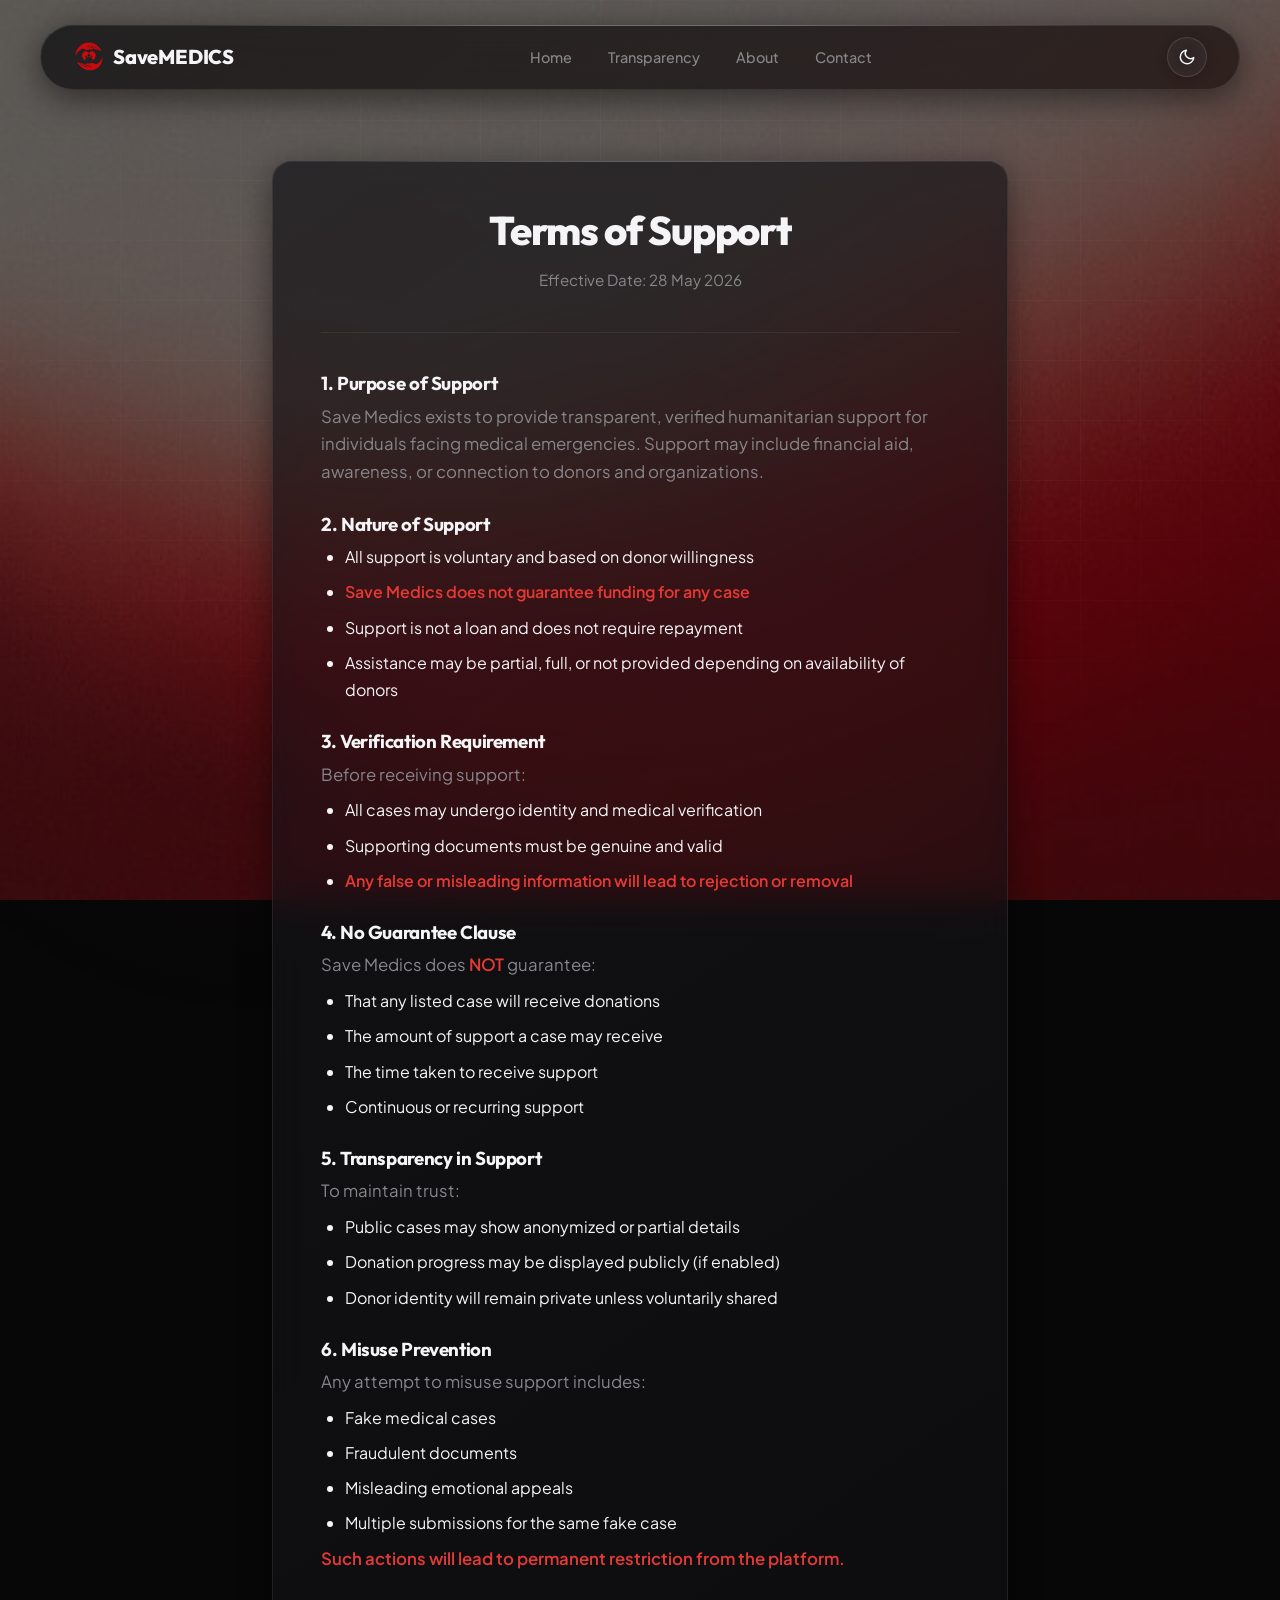
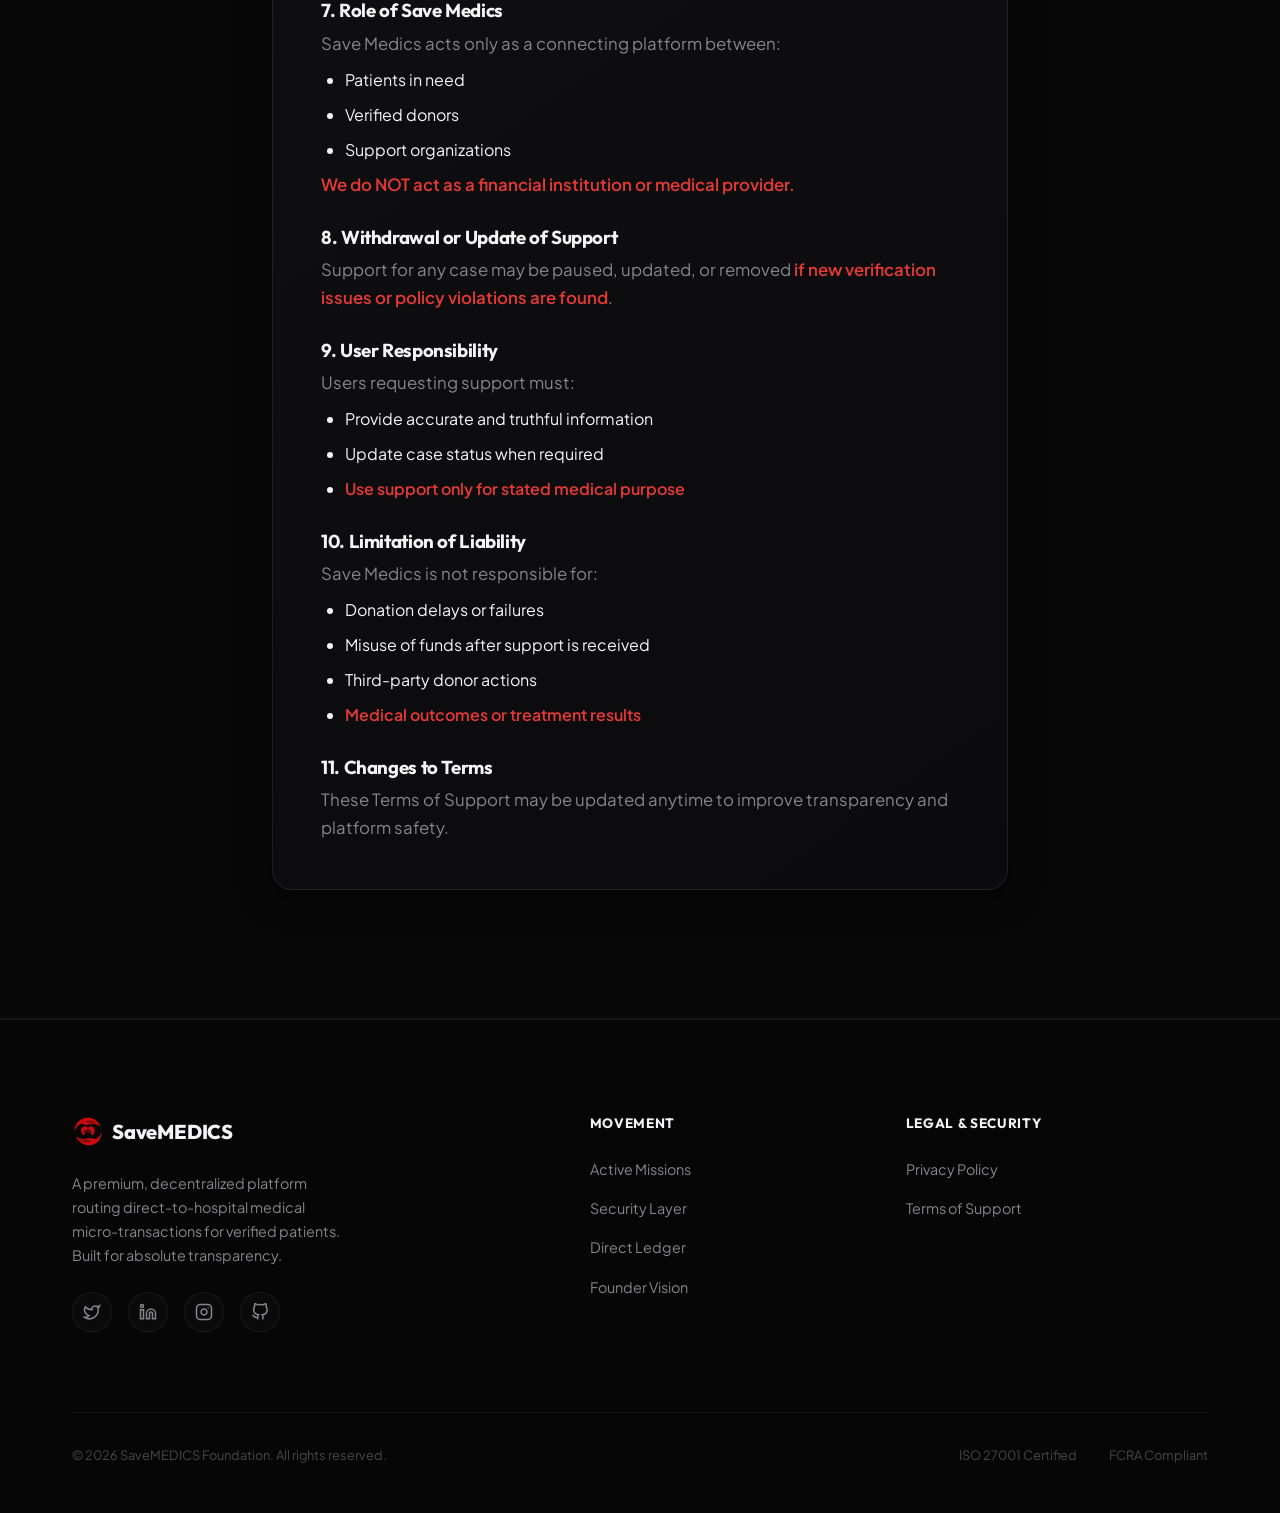
<file: terms.html>
<!DOCTYPE html>
<html lang="en" data-theme="dark">
<head>
  <meta charset="UTF-8">
  <meta name="viewport" content="width=device-width, initial-scale=1.0">
  <title>Terms of Support - SaveMEDICS</title>
  <link rel="stylesheet" href="style.css">
  <script>
    // Set theme immediately on load to prevent theme flashing
    const savedTheme = localStorage.getItem('sm-theme') || 'dark';
    document.documentElement.setAttribute('data-theme', savedTheme);
  </script>
</head>
<body>
  
  <!-- GRID & RADIAL BACKGROUND OVERLAYS -->
  <div class="bg-overlay-grid" id="gridOverlay"></div>
  <div class="bg-radial-glow-1"></div>
  <div class="bg-radial-glow-2"></div>

  <!-- FLOATING NAVBAR -->
  <div class="navbar-wrapper">
    <nav class="navbar" id="mainNavbar">
      <a href="index.html" class="logo" style="display: flex; align-items: center; gap: 0.5rem;">
        <img src="logo.png" alt="SaveMEDICS Logo" style="height: 32px; width: 32px; object-fit: contain;">
        SaveMEDICS
      </a>
      
      <ul class="nav-links" id="navLinks">
        <li><a href="index.html#hero">Home</a></li>
        <li><a href="index.html#transparency">Transparency</a></li>
        <li><a href="index.html#about">About</a></li>
        <li><a href="index.html#contact">Contact</a></li>
      </ul>

      <div class="flex" style="gap: 1rem; align-items: center;">
        <button class="theme-toggle-btn" id="themeToggle" aria-label="Toggle theme" title="Switch theme">
          <svg class="theme-icon theme-icon-moon" width="18" height="18" viewBox="0 0 24 24" fill="none" stroke="currentColor" stroke-width="2" stroke-linecap="round" stroke-linejoin="round">
            <path d="M21 12.79A9 9 0 1 1 11.21 3 7 7 0 0 0 21 12.79z"/>
          </svg>
          <svg class="theme-icon theme-icon-sun" width="18" height="18" viewBox="0 0 24 24" fill="none" stroke="currentColor" stroke-width="2" stroke-linecap="round" stroke-linejoin="round">
            <circle cx="12" cy="12" r="5"/>
            <line x1="12" y1="1" x2="12" y2="3"/><line x1="12" y1="21" x2="12" y2="23"/>
            <line x1="4.22" y1="4.22" x2="5.64" y2="5.64"/><line x1="18.36" y1="18.36" x2="19.78" y2="19.78"/>
            <line x1="1" y1="12" x2="3" y2="12"/><line x1="21" y1="12" x2="23" y2="12"/>
            <line x1="4.22" y1="19.78" x2="5.64" y2="18.36"/><line x1="18.36" y1="5.64" x2="19.78" y2="4.22"/>
          </svg>
        </button>
        <button class="nav-menu-toggle" id="menuToggle" aria-label="Toggle navigation menu">
          <svg width="24" height="24" viewBox="0 0 24 24" fill="none" stroke="currentColor" stroke-width="2" stroke-linecap="round" stroke-linejoin="round">
            <line x1="4" y1="12" x2="20" y2="12"></line>
            <line x1="4" y1="6" x2="20" y2="6"></line>
            <line x1="4" y1="18" x2="20" y2="18"></line>
          </svg>
        </button>
      </div>
    </nav>
  </div>

  <!-- MAIN TERMS OF SUPPORT CONTENT -->
  <main class="section" style="padding-top: 10rem; min-height: 80vh;">
    <div class="container" style="max-width: 800px;">
      <div class="glass-card" style="padding: 3rem; display: flex; flex-direction: column; gap: 2rem;">
        <h1 class="display-title" style="font-size: 2.5rem; text-align: center; margin-bottom: 0;">Terms of Support</h1>
        <p style="text-align: center; color: var(--text-muted); font-size: 0.95rem; margin-top: -1rem;">Effective Date: 28 May 2026</p>
        
        <hr style="border: 0; border-top: 1px solid var(--border-color); margin: 0.5rem 0;">

        <div class="legal-content" style="display: flex; flex-direction: column; gap: 1.75rem; line-height: 1.7;">
          <div>
            <h3 style="color: var(--text-white); margin-bottom: 0.5rem;">1. Purpose of Support</h3>
            <p>Save Medics exists to provide transparent, verified humanitarian support for individuals facing medical emergencies. Support may include financial aid, awareness, or connection to donors and organizations.</p>
          </div>

          <div>
            <h3 style="color: var(--text-white); margin-bottom: 0.5rem;">2. Nature of Support</h3>
            <ul style="padding-left: 1.5rem; margin-top: 0.5rem; display: flex; flex-direction: column; gap: 0.5rem;">
              <li>All support is voluntary and based on donor willingness</li>
              <li><span style="color: var(--primary-red-solid); font-weight: 600;">Save Medics does not guarantee funding for any case</span></li>
              <li>Support is not a loan and does not require repayment</li>
              <li>Assistance may be partial, full, or not provided depending on availability of donors</li>
            </ul>
          </div>

          <div>
            <h3 style="color: var(--text-white); margin-bottom: 0.5rem;">3. Verification Requirement</h3>
            <p>Before receiving support:</p>
            <ul style="padding-left: 1.5rem; margin-top: 0.5rem; display: flex; flex-direction: column; gap: 0.5rem;">
              <li>All cases may undergo identity and medical verification</li>
              <li>Supporting documents must be genuine and valid</li>
              <li><span style="color: var(--primary-red-solid); font-weight: 600;">Any false or misleading information will lead to rejection or removal</span></li>
            </ul>
          </div>

          <div>
            <h3 style="color: var(--text-white); margin-bottom: 0.5rem;">4. No Guarantee Clause</h3>
            <p>Save Medics does <span style="color: var(--primary-red-solid); font-weight: 600;">NOT</span> guarantee:</p>
            <ul style="padding-left: 1.5rem; margin-top: 0.5rem; display: flex; flex-direction: column; gap: 0.5rem;">
              <li>That any listed case will receive donations</li>
              <li>The amount of support a case may receive</li>
              <li>The time taken to receive support</li>
              <li>Continuous or recurring support</li>
            </ul>
          </div>

          <div>
            <h3 style="color: var(--text-white); margin-bottom: 0.5rem;">5. Transparency in Support</h3>
            <p>To maintain trust:</p>
            <ul style="padding-left: 1.5rem; margin-top: 0.5rem; display: flex; flex-direction: column; gap: 0.5rem;">
              <li>Public cases may show anonymized or partial details</li>
              <li>Donation progress may be displayed publicly (if enabled)</li>
              <li>Donor identity will remain private unless voluntarily shared</li>
            </ul>
          </div>

          <div>
            <h3 style="color: var(--text-white); margin-bottom: 0.5rem;">6. Misuse Prevention</h3>
            <p>Any attempt to misuse support includes:</p>
            <ul style="padding-left: 1.5rem; margin-top: 0.5rem; display: flex; flex-direction: column; gap: 0.5rem;">
              <li>Fake medical cases</li>
              <li>Fraudulent documents</li>
              <li>Misleading emotional appeals</li>
              <li>Multiple submissions for the same fake case</li>
            </ul>
            <p style="margin-top: 0.5rem;"><span style="color: var(--primary-red-solid); font-weight: 600;">Such actions will lead to permanent restriction from the platform.</span></p>
          </div>

          <div>
            <h3 style="color: var(--text-white); margin-bottom: 0.5rem;">7. Role of Save Medics</h3>
            <p>Save Medics acts only as a connecting platform between:</p>
            <ul style="padding-left: 1.5rem; margin-top: 0.5rem; display: flex; flex-direction: column; gap: 0.5rem;">
              <li>Patients in need</li>
              <li>Verified donors</li>
              <li>Support organizations</li>
            </ul>
            <p style="margin-top: 0.5rem;"><span style="color: var(--primary-red-solid); font-weight: 600;">We do NOT act as a financial institution or medical provider.</span></p>
          </div>

          <div>
            <h3 style="color: var(--text-white); margin-bottom: 0.5rem;">8. Withdrawal or Update of Support</h3>
            <p>Support for any case may be paused, updated, or removed <span style="color: var(--primary-red-solid); font-weight: 600;">if new verification issues or policy violations are found</span>.</p>
          </div>

          <div>
            <h3 style="color: var(--text-white); margin-bottom: 0.5rem;">9. User Responsibility</h3>
            <p>Users requesting support must:</p>
            <ul style="padding-left: 1.5rem; margin-top: 0.5rem; display: flex; flex-direction: column; gap: 0.5rem;">
              <li>Provide accurate and truthful information</li>
              <li>Update case status when required</li>
              <li><span style="color: var(--primary-red-solid); font-weight: 600;">Use support only for stated medical purpose</span></li>
            </ul>
          </div>

          <div>
            <h3 style="color: var(--text-white); margin-bottom: 0.5rem;">10. Limitation of Liability</h3>
            <p>Save Medics is not responsible for:</p>
            <ul style="padding-left: 1.5rem; margin-top: 0.5rem; display: flex; flex-direction: column; gap: 0.5rem;">
              <li>Donation delays or failures</li>
              <li>Misuse of funds after support is received</li>
              <li>Third-party donor actions</li>
              <li><span style="color: var(--primary-red-solid); font-weight: 600;">Medical outcomes or treatment results</span></li>
            </ul>
          </div>

          <div>
            <h3 style="color: var(--text-white); margin-bottom: 0.5rem;">11. Changes to Terms</h3>
            <p>These Terms of Support may be updated anytime to improve transparency and platform safety.</p>
          </div>
        </div>
      </div>
    </div>
  </main>

  <!-- FOOTER -->
  <footer class="footer">
    <div class="container">
      <div class="footer-grid grid">
        <div class="footer-info">
          <a href="index.html" class="logo" style="display: flex; align-items: center; gap: 0.5rem;">
            <img src="logo.png" alt="SaveMEDICS Logo" style="height: 32px; width: 32px; object-fit: contain;">
            SaveMEDICS
          </a>
          <p class="footer-description">
            A premium, decentralized platform routing direct-to-hospital medical micro-transactions for verified patients. Built for absolute transparency.
          </p>
          <div class="social-links">
            <a href="https://x.com/save_medics" class="social-icon" aria-label="X (Twitter)" target="_blank" rel="noopener noreferrer">
              <svg width="18" height="18" viewBox="0 0 24 24" fill="none" stroke="currentColor" stroke-width="2"><path d="M22 4s-.7 2.1-2 3.4c1.6 10-9.4 17.3-18 11.6 2.2.1 4.4-.6 6-2C3 15.5.5 9.6 3 5c2.2 2.6 5.6 4.1 9 4-.9-4.2 4-6.6 7-3.8 1.1 0 3-1.2 3-1.2z"/></svg>
            </a>
            <a href="https://www.linkedin.com/in/savemedics/" class="social-icon" aria-label="LinkedIn" target="_blank" rel="noopener noreferrer">
              <svg width="18" height="18" viewBox="0 0 24 24" fill="none" stroke="currentColor" stroke-width="2"><path d="M16 8a6 6 0 0 1 6 6v7h-4v-7a2 2 0 0 0-2-2 2 2 0 0 0-2 2v7h-4v-7a6 6 0 0 1 6-6z"/><rect x="2" y="9" width="4" height="12"/><circle cx="4" cy="4" r="2"/></svg>
            </a>
            <a href="https://www.instagram.com/save_medics/" class="social-icon" aria-label="Instagram" target="_blank" rel="noopener noreferrer">
              <svg width="18" height="18" viewBox="0 0 24 24" fill="none" stroke="currentColor" stroke-width="2" stroke-linecap="round" stroke-linejoin="round">
                <rect x="2" y="2" width="20" height="20" rx="5" ry="5"></rect>
                <path d="M16 11.37A4 4 0 1 1 12.63 8 4 4 0 0 1 16 11.37z"></path>
                <line x1="17.5" y1="6.5" x2="17.51" y2="6.5"></line>
              </svg>
            </a>
            <a href="#" class="social-icon" aria-label="GitHub" target="_blank" rel="noopener noreferrer">
              <svg width="18" height="18" viewBox="0 0 24 24" fill="none" stroke="currentColor" stroke-width="2"><path d="M9 19c-5 1.5-5-2.5-7-3m14 6v-3.87a3.37 3.37 0 0 0-.94-2.61c3.14-.35 6.44-1.54 6.44-7A5.44 5.44 0 0 0 20 4.77 5.07 5.07 0 0 0 19.91 1S18.73.65 16 2.48a13.38 13.38 0 0 0-7 0C6.27.65 5.09 1 5.09 1A5.07 5.07 0 0 0 5 4.77a5.44 5.44 0 0 0-1.5 3.78c0 5.42 3.3 6.61 6.44 7A3.37 3.37 0 0 0 9 18.13V22"/></svg>
            </a>
          </div>
        </div>

        <div>
          <h4 class="footer-column-title">Movement</h4>
          <ul class="footer-links">
            <li><a href="index.html#hero">Active Missions</a></li>
            <li><a href="index.html#trust">Security Layer</a></li>
            <li><a href="index.html#transparency">Direct Ledger</a></li>
            <li><a href="index.html#about">Founder Vision</a></li>
          </ul>
        </div>

        <div>
          <h4 class="footer-column-title">Legal & Security</h4>
          <ul class="footer-links">
            <li><a href="privacy.html">Privacy Policy</a></li>
            <li><a href="terms.html">Terms of Support</a></li>
          </ul>
        </div>
      </div>

      <div class="footer-bottom">
        <span>&copy; 2026 SaveMEDICS Foundation. All rights reserved.</span>
        <div class="footer-legal-links">
          <a href="#">ISO 27001 Certified</a>
          <a href="#">FCRA Compliant</a>
        </div>
      </div>
    </div>
  </footer>

  <script src="app.js"></script>
</body>
</html>
</file>
<file: style.css>
@import url('https://fonts.googleapis.com/css2?family=Outfit:wght@300;400;500;600;700;800&family=Plus+Jakarta+Sans:ital,wght@0,300;0,400;0,500;0,600;0,700;1,400&display=swap');

:root {
  /* Color System */
  --bg-black: rgba(7, 7, 7, 0.82);
  --bg-charcoal: rgba(14, 14, 16, 0.75);
  --bg-card: rgba(19, 19, 22, 0.85);
  --bg-card-hover: rgba(23, 23, 27, 0.92);
  --bg-nav: rgba(13, 13, 15, 0.75);
  
  --primary-red: #d32f2f;
  --primary-red-hover: #ff3333;
  --primary-red-glow: rgba(211, 47, 47, 0.15);
  --primary-red-solid: #e53935;
  --warm-orange: #f4511e;
  
  --text-white: #f5f5f7;
  --text-muted: #86868b;
  --text-muted-dark: #48484a;
  
  --border-color: rgba(255, 255, 255, 0.06);
  --border-hover: rgba(255, 68, 68, 0.2);
  --border-active: rgba(255, 68, 68, 0.4);
  
  /* Fonts */
  --font-display: 'Outfit', -apple-system, BlinkMacSystemFont, "Segoe UI", Roboto, Helvetica, Arial, sans-serif;
  --font-body: 'Plus Jakarta Sans', -apple-system, BlinkMacSystemFont, "Segoe UI", Roboto, Helvetica, Arial, sans-serif;
  
  /* Layout Spacing */
  --section-padding: clamp(6rem, 10vw, 12rem);
  --container-max: 1200px;
  --border-radius-lg: 20px;
  --border-radius-md: 12px;
  --border-radius-sm: 8px;
  
  /* Transitions */
  --transition-smooth: all 0.4s cubic-bezier(0.16, 1, 0.3, 1);
  --transition-fast: all 0.2s ease;
}

/* ══════════════════════════════════════════
   LIGHT THEME OVERRIDES
   Applied when html[data-theme="light"]
══════════════════════════════════════════ */
[data-theme="light"] {
  --bg-black:       rgba(244, 244, 248, 0.82);
  --bg-charcoal:    rgba(234, 234, 239, 0.75);
  --bg-card:        rgba(255, 255, 255, 0.72);
  --bg-card-hover:  rgba(255, 255, 255, 0.90);
  --bg-nav:         rgba(255, 255, 255, 0.78);

  --text-white:     #0b0b10;
  --text-muted:     #525260;
  --text-muted-dark:#9595a0;

  --border-color:   rgba(0, 0, 0, 0.07);
  --border-hover:   rgba(211, 47, 47, 0.25);
  --border-active:  rgba(211, 47, 47, 0.45);
  --primary-red-glow: rgba(211, 47, 47, 0.10);
}

/* Smooth color transition when switching themes */
html {
  scroll-behavior: smooth;
  transition:
    background-color 0.45s ease,
    color 0.45s ease;
}

/* Transition all color-bearing elements */
body,
.navbar,
.glass-card,
.section,
.section-charcoal,
.footer,
.badge,
.flow-node,
.join-movement-wrapper,
.transparency-flow-diagram,
.community-graphic-wrapper,
.supporters-list-ticker,
.verification-status-logs,
.ledger-row,
.dashboard-panel {
  transition:
    background 0.45s ease,
    background-color 0.45s ease,
    border-color 0.45s ease,
    box-shadow 0.45s ease,
    color 0.45s ease;
}

/* ── LIGHT MODE: html/body ── */
[data-theme="light"] body {
  background-color: #f4f4f8;
  color: var(--text-white);
}

/* ── LIGHT MODE: NAVBAR glass ── */
[data-theme="light"] .navbar {
  background: linear-gradient(
    135deg,
    rgba(255, 255, 255, 0.82) 0%,
    rgba(250, 248, 252, 0.78) 100%
  );
  border-color: rgba(0, 0, 0, 0.09);
  border-top-color: rgba(255, 255, 255, 0.95);
  box-shadow:
    0 8px 32px rgba(0, 0, 0, 0.12),
    0 1px 0 rgba(255, 255, 255, 0.90) inset;
}

[data-theme="light"] .navbar::before {
  background: linear-gradient(
    90deg,
    transparent 0%,
    rgba(255, 255, 255, 0.95) 35%,
    rgba(255, 255, 255, 0.95) 65%,
    transparent 100%
  );
}

[data-theme="light"] .navbar.scrolled {
  box-shadow:
    0 24px 48px rgba(0, 0, 0, 0.15),
    0 0 0 1px rgba(211, 47, 47, 0.06),
    0 1px 0 rgba(255, 255, 255, 0.90) inset;
  border-color: rgba(0, 0, 0, 0.10);
}

/* ── LIGHT MODE: CARDS glass ── */
[data-theme="light"] .glass-card {
  background: linear-gradient(
    145deg,
    rgba(255, 255, 255, 0.85) 0%,
    rgba(248, 248, 252, 0.75) 100%
  );
  border-color: rgba(0, 0, 0, 0.07);
  border-top-color: rgba(255, 255, 255, 0.98);
  box-shadow:
    0 8px 32px rgba(0, 0, 0, 0.10),
    0 1px 0 rgba(255, 255, 255, 0.80) inset;
}

[data-theme="light"] .glass-card::after {
  background: linear-gradient(
    90deg,
    transparent 0%,
    rgba(255, 255, 255, 0.90) 40%,
    rgba(255, 255, 255, 0.90) 60%,
    transparent 100%
  );
}

[data-theme="light"] .glass-card:hover {
  border-color: rgba(211, 47, 47, 0.20);
  border-top-color: rgba(255, 255, 255, 0.98);
  background: linear-gradient(
    145deg,
    rgba(255, 255, 255, 0.96) 0%,
    rgba(252, 248, 252, 0.90) 100%
  );
  box-shadow:
    0 20px 48px rgba(0, 0, 0, 0.14),
    0 0 0 1px rgba(211, 47, 47, 0.08),
    0 1px 0 rgba(255, 255, 255, 0.95) inset;
}

/* ── LIGHT MODE: Section charcoal becomes light gray ── */
[data-theme="light"] .section-charcoal {
  background-color: #eeeef3;
}

/* ── LIGHT MODE: Footer ── */
[data-theme="light"] .footer {
  background-color: #e8e8ee;
  border-top-color: rgba(0, 0, 0, 0.07);
}

/* ── LIGHT MODE: Gridlines (darker on white bg) ── */
[data-theme="light"] .bg-overlay-grid {
  background-image:
    linear-gradient(rgba(180, 0, 0, 0.07) 1px, transparent 1px),
    linear-gradient(90deg, rgba(180, 0, 0, 0.07) 1px, transparent 1px);
}

/* ── LIGHT MODE: Radial glows become softer ── */
[data-theme="light"] .bg-radial-glow-1,
[data-theme="light"] .bg-radial-glow-2 {
  opacity: 0.5;
}

/* ── LIGHT MODE: Scrollbar ── */
[data-theme="light"] ::-webkit-scrollbar-track { background: #f0f0f5; }
[data-theme="light"] ::-webkit-scrollbar-thumb { background: #c0c0cb; }
[data-theme="light"] ::-webkit-scrollbar-thumb:hover { background: #a8a8b8; }

/* ── LIGHT MODE: Sub-elements ── */
[data-theme="light"] .verification-status-logs,
[data-theme="light"] .supporters-list-ticker {
  background-color: rgba(0, 0, 0, 0.04);
  border-color: rgba(0, 0, 0, 0.07);
}

[data-theme="light"] .ledger-row {
  background-color: rgba(0, 0, 0, 0.02);
  border-color: rgba(0, 0, 0, 0.06);
}

[data-theme="light"] .transparency-flow-diagram,
[data-theme="light"] .community-graphic-wrapper {
  background-color: #e6e6ec;
  border-color: rgba(0, 0, 0, 0.07);
}

[data-theme="light"] .flow-node {
  background-color: rgba(255, 255, 255, 0.90);
  border-color: rgba(0, 0, 0, 0.07);
}

[data-theme="light"] .join-movement-wrapper {
  border-color: rgba(0, 0, 0, 0.07);
  background: radial-gradient(circle at center, rgba(211, 47, 47, 0.06) 0%, transparent 60%);
}

[data-theme="light"] .join-input {
  background-color: rgba(0, 0, 0, 0.05);
  border-color: rgba(0, 0, 0, 0.10);
  color: var(--text-white);
}

[data-theme="light"] .form-input {
  background-color: rgba(0, 0, 0, 0.05) !important;
  border-color: rgba(0, 0, 0, 0.10);
  color: var(--text-white);
}

[data-theme="light"] .modal-container {
  background: linear-gradient(145deg, rgba(255,255,255,0.95) 0%, rgba(245,245,250,0.92) 100%);
  border-color: rgba(0, 0, 0, 0.08);
}

[data-theme="light"] .dashboard-panel {
  background-color: rgba(255, 255, 255, 0.85);
  border-color: rgba(0, 0, 0, 0.07);
}

/* ── LIGHT MODE: Btn secondary glass ── */
[data-theme="light"] .btn-secondary {
  background: linear-gradient(135deg, rgba(0,0,0,0.06) 0%, rgba(0,0,0,0.03) 100%);
  border-color: rgba(0, 0, 0, 0.12);
  box-shadow:
    0 4px 18px rgba(0, 0, 0, 0.08),
    0 1px 0 rgba(255,255,255,0.80) inset,
    0 -1px 0 rgba(0,0,0,0.06) inset;
}

[data-theme="light"] .btn-secondary:hover {
  background: linear-gradient(135deg, rgba(0,0,0,0.10) 0%, rgba(0,0,0,0.05) 100%);
  border-color: rgba(0, 0, 0, 0.18);
}

/* ══════════════════════════════════════════
   THEME TOGGLE BUTTON
══════════════════════════════════════════ */
.theme-toggle-btn {
  width: 40px;
  height: 40px;
  border-radius: 50%;
  border: 1px solid rgba(255, 255, 255, 0.12);
  background: rgba(255, 255, 255, 0.07);
  backdrop-filter: blur(12px);
  -webkit-backdrop-filter: blur(12px);
  color: var(--text-white);
  cursor: pointer;
  display: flex;
  align-items: center;
  justify-content: center;
  transition: var(--transition-smooth);
  flex-shrink: 0;
  box-shadow: 0 2px 12px rgba(0,0,0,0.20);
}

.theme-toggle-btn:hover {
  background: rgba(211, 47, 47, 0.15);
  border-color: rgba(211, 47, 47, 0.40);
  box-shadow: 0 4px 18px rgba(211, 47, 47, 0.20);
  transform: scale(1.08) rotate(12deg);
}

/* Show moon in dark mode, sun in light mode */
.theme-icon-sun  { display: none; }
.theme-icon-moon { display: block; }

[data-theme="light"] .theme-icon-sun  { display: block; }
[data-theme="light"] .theme-icon-moon { display: none; }

[data-theme="light"] .theme-toggle-btn {
  background: rgba(0, 0, 0, 0.06);
  border-color: rgba(0, 0, 0, 0.12);
  box-shadow: 0 2px 12px rgba(0,0,0,0.10);
}

[data-theme="light"] .theme-toggle-btn:hover {
  background: rgba(211, 47, 47, 0.12);
  border-color: rgba(211, 47, 47, 0.35);
}

/* RESET & BASE STYLES */
*, *::before, *::after {
  box-sizing: border-box;
  margin: 0;
  padding: 0;
}

html {
  scroll-behavior: smooth;
  background-color: transparent;
  color: var(--text-white);
  font-family: var(--font-body);
  font-size: 16px;
  line-height: 1.6;
  -webkit-font-smoothing: antialiased;
  -moz-osx-font-smoothing: grayscale;
}

body {
  overflow-x: hidden;
  background-color: #070707;
  position: relative;
}

body::before {
  content: '';
  position: fixed;
  inset: 0;
  background-image: url('hero-bg.jpg');
  background-size: cover;
  background-position: center;
  background-repeat: no-repeat;
  opacity: 0.38;
  z-index: 0;
  pointer-events: none;
}

/* CUSTOM SCROLLBAR */
::-webkit-scrollbar {
  width: 8px;
  height: 8px;
}
::-webkit-scrollbar-track {
  background: var(--bg-black);
}
::-webkit-scrollbar-thumb {
  background: #2c2c2e;
  border-radius: 4px;
}
::-webkit-scrollbar-thumb:hover {
  background: #3a3a3c;
}

/* BACKGROUND TEXTURES */
.bg-overlay-grid {
  position: fixed;
  top: 0;
  left: 0;
  width: 100%;
  height: 100%;
  /* White-to-red gradient lines painted as SVG data-URI, then faded via mask */
  background-image:
    linear-gradient(rgba(255, 200, 200, 0.06) 1px, transparent 1px),
    linear-gradient(90deg, rgba(255, 200, 200, 0.06) 1px, transparent 1px);
  background-size: 60px 60px;
  /* Radial mask: bright in the center, fades to invisible at corners */
  -webkit-mask-image:
    radial-gradient(ellipse 90% 80% at 50% 40%,
      rgba(255,255,255,1)   0%,
      rgba(255,255,255,0.7) 30%,
      rgba(255,255,255,0.2) 60%,
      rgba(255,255,255,0)   100%);
  mask-image:
    radial-gradient(ellipse 90% 80% at 50% 40%,
      rgba(255,255,255,1)   0%,
      rgba(255,255,255,0.7) 30%,
      rgba(255,255,255,0.2) 60%,
      rgba(255,255,255,0)   100%);
  pointer-events: none;
  z-index: 1;
  animation: grid-hue-shift 12s ease-in-out infinite alternate;
}

@keyframes grid-hue-shift {
  0%   { background-image:
            linear-gradient(rgba(255, 220, 220, 0.07) 1px, transparent 1px),
            linear-gradient(90deg, rgba(255, 220, 220, 0.07) 1px, transparent 1px); }
  50%  { background-image:
            linear-gradient(rgba(220, 40, 40, 0.045) 1px, transparent 1px),
            linear-gradient(90deg, rgba(220, 40, 40, 0.045) 1px, transparent 1px); }
  100% { background-image:
            linear-gradient(rgba(255, 100, 100, 0.055) 1px, transparent 1px),
            linear-gradient(90deg, rgba(255, 100, 100, 0.055) 1px, transparent 1px); }
}

.bg-radial-glow-1 {
  position: fixed;
  top: -10%;
  right: -10%;
  width: 60vw;
  height: 60vw;
  background: radial-gradient(circle, rgba(211, 47, 47, 0.05) 0%, rgba(7, 7, 7, 0) 70%);
  pointer-events: none;
  z-index: 0;
}

.bg-radial-glow-2 {
  position: fixed;
  bottom: -15%;
  left: -15%;
  width: 70vw;
  height: 70vw;
  background: radial-gradient(circle, rgba(211, 47, 47, 0.04) 0%, rgba(7, 7, 7, 0) 70%);
  pointer-events: none;
  z-index: 0;
}

/* STRUCTURE & LAYOUT UTILITIES */
.container {
  width: 100%;
  max-width: var(--container-max);
  margin: 0 auto;
  padding: 0 2rem;
  position: relative;
  z-index: 2;
}

.section {
  padding: var(--section-padding) 0;
  position: relative;
  z-index: 2;
  border-bottom: 1px solid var(--border-color);
}

.section-charcoal {
  background-color: var(--bg-charcoal);
  backdrop-filter: blur(2px);
}

.flex { display: flex; }
.grid { display: grid; }

/* TYPOGRAPHY SYSTEM */
h1, h2, h3, h4, h5, h6 {
  font-family: var(--font-display);
  font-weight: 700;
  letter-spacing: -0.02em;
  line-height: 1.15;
  color: var(--text-white);
}

.display-title {
  font-size: clamp(2.5rem, 5.5vw, 5.5rem);
  font-weight: 800;
  letter-spacing: -0.03em;
  line-height: 1.05;
}

.section-title {
  font-size: clamp(2rem, 3.8vw, 3.8rem);
  font-weight: 700;
  letter-spacing: -0.025em;
  margin-bottom: 1.5rem;
  text-align: center;
}

.section-subtitle {
  font-size: clamp(1rem, 1.25vw, 1.25rem);
  color: var(--text-muted);
  font-weight: 400;
  max-width: 600px;
  margin: 0 auto 4.5rem auto;
  text-align: center;
  line-height: 1.6;
}

.gradient-text-red {
  background: linear-gradient(135deg, var(--text-white) 30%, #ff8888 70%, var(--primary-red) 100%);
  -webkit-background-clip: text;
  -webkit-text-fill-color: transparent;
}

p {
  color: var(--text-muted);
  font-size: 1.05rem;
  line-height: 1.65;
}

/* BUTTONS & CALL TO ACTIONS — GLASSMORPHISM */
.btn {
  display: inline-flex;
  align-items: center;
  justify-content: center;
  gap: 0.75rem;
  padding: 0.875rem 1.75rem;
  font-family: var(--font-body);
  font-size: 0.95rem;
  font-weight: 600;
  text-decoration: none;
  border-radius: 100px;
  cursor: pointer;
  transition: var(--transition-smooth);
  position: relative;
  overflow: hidden;
  /* Shared glass base */
  backdrop-filter: blur(14px) saturate(160%);
  -webkit-backdrop-filter: blur(14px) saturate(160%);
  /* Top-edge inner highlight shimmer */
  isolation: isolate;
}

/* Shimmer highlight sweep on hover */
.btn::before {
  content: '';
  position: absolute;
  inset: 0;
  border-radius: inherit;
  background: linear-gradient(
    115deg,
    rgba(255,255,255,0) 30%,
    rgba(255,255,255,0.18) 50%,
    rgba(255,255,255,0) 70%
  );
  background-size: 200% 100%;
  background-position: -100% 0;
  transition: background-position 0.55s ease;
  pointer-events: none;
  z-index: 1;
}

.btn:hover::before {
  background-position: 200% 0;
}

/* Click / active ripple ring */
.btn::after {
  content: '';
  position: absolute;
  inset: 0;
  border-radius: inherit;
  box-shadow: inset 0 0 0 1px rgba(255,255,255,0.35);
  opacity: 0;
  transition: opacity 0.15s ease;
  pointer-events: none;
  z-index: 2;
}

.btn:active::after {
  opacity: 1;
}

.btn:active {
  transform: scale(0.97) translateY(0) !important;
}

/* ── PRIMARY — Red Glass ── */
.btn-primary {
  background: linear-gradient(
    135deg,
    rgba(211, 47, 47, 0.75) 0%,
    rgba(229, 57, 53, 0.65) 50%,
    rgba(180, 28, 28, 0.75) 100%
  );
  color: var(--text-white);
  border: 1px solid rgba(255, 100, 100, 0.35);
  box-shadow:
    0 4px 20px rgba(211, 47, 47, 0.30),
    0 1px 0   rgba(255, 180, 180, 0.20) inset,  /* top inner highlight */
    0 -1px 0  rgba(0, 0, 0, 0.25) inset;         /* bottom inner depth */
}

.btn-primary:hover {
  background: linear-gradient(
    135deg,
    rgba(255, 60, 60, 0.82) 0%,
    rgba(229, 57, 53, 0.75) 50%,
    rgba(200, 30, 30, 0.82) 100%
  );
  border-color: rgba(255, 130, 130, 0.55);
  box-shadow:
    0 8px 32px rgba(255, 51, 51, 0.45),
    0 1px 0   rgba(255, 200, 200, 0.30) inset,
    0 -1px 0  rgba(0, 0, 0, 0.30) inset;
  transform: translateY(-2px);
}

/* ── SECONDARY — White Glass ── */
.btn-secondary {
  background: linear-gradient(
    135deg,
    rgba(255, 255, 255, 0.07) 0%,
    rgba(255, 255, 255, 0.03) 100%
  );
  color: var(--text-white);
  border: 1px solid rgba(255, 255, 255, 0.12);
  box-shadow:
    0 4px 18px rgba(0, 0, 0, 0.25),
    0 1px 0 rgba(255, 255, 255, 0.12) inset,
    0 -1px 0 rgba(0, 0, 0, 0.20) inset;
}

.btn-secondary:hover {
  background: linear-gradient(
    135deg,
    rgba(255, 255, 255, 0.13) 0%,
    rgba(255, 255, 255, 0.06) 100%
  );
  border-color: rgba(255, 255, 255, 0.22);
  box-shadow:
    0 8px 28px rgba(0, 0, 0, 0.35),
    0 1px 0 rgba(255, 255, 255, 0.20) inset,
    0 -1px 0 rgba(0, 0, 0, 0.25) inset;
  transform: translateY(-2px);
}

.btn-icon {
  width: 18px;
  height: 18px;
  stroke-width: 2.5;
  transition: transform 0.2s ease;
  position: relative;
  z-index: 3;
}

.btn:hover .btn-icon {
  transform: translateX(3px);
}

/* CARD SYSTEM — GLASSMORPHISM */
.glass-card {
  /* Translucent glass fill */
  background: linear-gradient(
    145deg,
    rgba(22, 22, 26, 0.72) 0%,
    rgba(15, 15, 18, 0.60) 100%
  );
  backdrop-filter: blur(18px) saturate(170%);
  -webkit-backdrop-filter: blur(18px) saturate(170%);
  /* Crisp glass border with top-edge highlight */
  border: 1px solid rgba(255, 255, 255, 0.08);
  border-top-color: rgba(255, 255, 255, 0.16);   /* top catches the light */
  border-radius: var(--border-radius-lg);
  padding: 2.5rem;
  position: relative;
  overflow: hidden;
  transition: var(--transition-smooth);
  isolation: isolate;
  box-shadow:
    0 8px 32px rgba(0, 0, 0, 0.45),
    0 1px 0   rgba(255, 255, 255, 0.06) inset;
}

/* Top-edge glossy highlight stripe */
.glass-card::after {
  content: '';
  position: absolute;
  top: 0;
  left: 10%;
  width: 80%;
  height: 1px;
  background: linear-gradient(
    90deg,
    transparent 0%,
    rgba(255, 255, 255, 0.20) 40%,
    rgba(255, 255, 255, 0.20) 60%,
    transparent 100%
  );
  pointer-events: none;
  z-index: 3;
}

/* Red radial mouse-glow layer */
.glass-card::before {
  content: '';
  position: absolute;
  top: 0;
  left: 0;
  width: 100%;
  height: 100%;
  background: radial-gradient(800px circle at var(--mouse-x, 50%) var(--mouse-y, 50%), rgba(211, 47, 47, 0.09), transparent 40%);
  z-index: 1;
  pointer-events: none;
  opacity: 0;
  transition: opacity 0.5s ease;
}

.glass-card:hover::before {
  opacity: 1;
}

.glass-card:hover {
  border-color: rgba(255, 80, 80, 0.22);
  border-top-color: rgba(255, 140, 140, 0.30);
  background: linear-gradient(
    145deg,
    rgba(28, 22, 26, 0.80) 0%,
    rgba(18, 14, 18, 0.68) 100%
  );
  transform: translateY(-5px);
  box-shadow:
    0 20px 48px rgba(0, 0, 0, 0.55),
    0 0 0 1px rgba(211, 47, 47, 0.12),
    0 1px 0 rgba(255, 200, 200, 0.08) inset;
}

/* BADGES */
.badge {
  display: inline-flex;
  align-items: center;
  gap: 0.5rem;
  padding: 0.4rem 0.8rem;
  border-radius: 100px;
  font-size: 0.75rem;
  font-weight: 600;
  text-transform: uppercase;
  letter-spacing: 0.05em;
  background-color: rgba(255, 255, 255, 0.03);
  border: 1px solid var(--border-color);
  color: var(--text-white);
  width: fit-content;
}

.badge-red {
  color: #ff5252;
  background-color: rgba(211, 47, 47, 0.08);
  border-color: rgba(211, 47, 47, 0.2);
}

.badge-green {
  color: #4caf50;
  background-color: rgba(76, 175, 80, 0.08);
  border-color: rgba(76, 175, 80, 0.2);
}

.badge-dot {
  width: 6px;
  height: 6px;
  border-radius: 50%;
  background-color: currentColor;
}

.badge-dot-pulse {
  animation: pulse-dot 1.5s infinite alternate;
}

@keyframes pulse-dot {
  0% { transform: scale(0.85); opacity: 0.5; }
  100% { transform: scale(1.2); opacity: 1; }
}

/* STICKY FLOATING NAVBAR */
.navbar-wrapper {
  position: absolute;
  top: 1.5rem;
  left: 0;
  width: 100%;
  z-index: 1000;
}

.navbar {
  max-width: var(--container-max);
  margin: 0 auto;
  padding: 0.75rem 2rem;
  /* Glass fill: dark tint with very subtle red warmth */
  background: linear-gradient(
    135deg,
    rgba(10, 10, 13, 0.70) 0%,
    rgba(18, 10, 10, 0.65) 100%
  );
  backdrop-filter: blur(24px) saturate(180%);
  -webkit-backdrop-filter: blur(24px) saturate(180%);
  /* Glass border: bright top, dimmer sides */
  border: 1px solid rgba(255, 255, 255, 0.09);
  border-top-color: rgba(255, 255, 255, 0.18);
  border-radius: 100px;
  display: flex;
  justify-content: space-between;
  align-items: center;
  transition: var(--transition-smooth);
  position: relative;
  /* Subtle outer glow */
  box-shadow:
    0 8px 32px rgba(0, 0, 0, 0.50),
    0 1px 0 rgba(255, 255, 255, 0.07) inset;
  overflow: hidden;
}

/* Glossy top-edge stripe on the pill */
.navbar::before {
  content: '';
  position: absolute;
  top: 0;
  left: 12%;
  width: 76%;
  height: 1px;
  background: linear-gradient(
    90deg,
    transparent 0%,
    rgba(255, 255, 255, 0.28) 35%,
    rgba(255, 255, 255, 0.28) 65%,
    transparent 100%
  );
  pointer-events: none;
  z-index: 2;
}

.navbar.scrolled {
  position: fixed;
  top: 1rem;
  left: 2rem;
  right: 2rem;
  box-shadow:
    0 24px 48px rgba(0, 0, 0, 0.60),
    0 0 0 1px rgba(255, 60, 60, 0.08),
    0 1px 0 rgba(255, 255, 255, 0.08) inset;
  border-color: rgba(255, 255, 255, 0.13);
  border-top-color: rgba(255, 255, 255, 0.22);
}

.logo {
  display: flex;
  align-items: center;
  gap: 0.75rem;
  font-family: var(--font-display);
  font-size: 1.25rem;
  font-weight: 800;
  text-decoration: none;
  color: var(--text-white);
  letter-spacing: -0.01em;
}

.logo-icon {
  color: var(--primary-red);
  display: flex;
  align-items: center;
  justify-content: center;
}

.nav-links {
  display: flex;
  list-style: none;
  gap: 2.25rem;
  align-items: center;
}

.nav-links a {
  text-decoration: none;
  color: var(--text-muted);
  font-size: 0.9rem;
  font-weight: 500;
  transition: var(--transition-fast);
  position: relative;
}

.nav-links a:hover {
  color: var(--text-white);
}

.nav-links a::after {
  content: '';
  position: absolute;
  bottom: -4px;
  left: 0;
  width: 100%;
  height: 1.5px;
  background-color: var(--primary-red);
  transform: scaleX(0);
  transform-origin: right;
  transition: transform 0.3s cubic-bezier(0.16, 1, 0.3, 1);
}

.nav-links a:hover::after {
  transform: scaleX(1);
  transform-origin: left;
}

.nav-cta {
  padding: 0.6rem 1.25rem;
  font-size: 0.85rem;
}

.nav-menu-toggle {
  display: none;
  background: none;
  border: none;
  color: var(--text-white);
  cursor: pointer;
}

/* HERO SECTION CSS */
.hero-section {
  padding-top: 10rem;
  padding-bottom: 6rem;
  min-height: 90vh;
  display: flex;
  align-items: center;
}

.hero-grid {
  grid-template-columns: 1.2fr 0.8fr;
  gap: 4rem;
  align-items: center;
}

.hero-content {
  display: flex;
  flex-direction: column;
  gap: 2rem;
}

.hero-subtitle {
  font-size: clamp(1.05rem, 1.2vw, 1.25rem);
  max-width: 520px;
  margin-bottom: 1rem;
}

.hero-ctas {
  display: flex;
  gap: 1.25rem;
  flex-wrap: wrap;
}

/* HERO VISUAL DASHBOARD (Right Column) */
.hero-visual {
  position: relative;
  display: flex;
  flex-direction: column;
  gap: 1.5rem;
}

.dashboard-panel {
  background-color: var(--bg-card);
  border: 1px solid var(--border-color);
  border-radius: var(--border-radius-lg);
  padding: 1.75rem;
  box-shadow: 0 20px 50px rgba(0, 0, 0, 0.4);
  position: relative;
  overflow: hidden;
}

/* Sub-card: Patient Verification */
.verification-header {
  display: flex;
  justify-content: space-between;
  align-items: center;
  margin-bottom: 1.25rem;
}

.patient-info {
  display: flex;
  align-items: center;
  gap: 1rem;
  margin-bottom: 1.25rem;
}

.patient-avatar-placeholder {
  width: 48px;
  height: 48px;
  border-radius: 50%;
  background: radial-gradient(circle, rgba(211, 47, 47, 0.2) 0%, rgba(25, 25, 28, 1) 100%);
  border: 1px solid var(--border-color);
  display: flex;
  align-items: center;
  justify-content: center;
}

.patient-meta h4 {
  font-size: 0.95rem;
  font-weight: 600;
  margin-bottom: 0.15rem;
}

.patient-meta p {
  font-size: 0.8rem;
}

.verification-status-logs {
  background-color: rgba(0, 0, 0, 0.3);
  border: 1px solid var(--border-color);
  border-radius: var(--border-radius-sm);
  padding: 0.85rem;
  font-family: monospace;
  font-size: 0.75rem;
  color: var(--text-muted);
  display: flex;
  flex-direction: column;
  gap: 0.4rem;
  max-height: 120px;
  overflow: hidden;
}

.log-entry {
  display: flex;
  justify-content: space-between;
}

.log-entry.active {
  color: #4caf50;
}

.log-entry.warning {
  color: var(--primary-red);
}

/* Sub-card: Ledgers & Activity Tracker */
.ledger-title {
  font-size: 0.85rem;
  text-transform: uppercase;
  color: var(--text-muted);
  letter-spacing: 0.05em;
  margin-bottom: 1rem;
  display: flex;
  align-items: center;
  gap: 0.5rem;
}

.ledger-list {
  display: flex;
  flex-direction: column;
  gap: 0.75rem;
}

.ledger-row {
  display: flex;
  justify-content: space-between;
  align-items: center;
  padding: 0.65rem 0.85rem;
  background-color: rgba(255, 255, 255, 0.02);
  border: 1px solid var(--border-color);
  border-radius: var(--border-radius-sm);
  font-size: 0.8rem;
  transition: var(--transition-fast);
}

.ledger-row:hover {
  border-color: rgba(255, 255, 255, 0.1);
  background-color: rgba(255, 255, 255, 0.04);
}

.ledger-user {
  font-weight: 500;
  color: var(--text-white);
}

.ledger-amount {
  font-weight: 700;
  color: #4caf50;
  background-color: rgba(76, 175, 80, 0.1);
  padding: 0.15rem 0.5rem;
  border-radius: 4px;
}

/* ECG / Pulse Wave Vector */
.ecg-container {
  height: 60px;
  position: relative;
  overflow: hidden;
  margin-top: 0.5rem;
  border-top: 1px dashed rgba(255, 255, 255, 0.05);
  padding-top: 0.5rem;
}

.ecg-line {
  stroke: var(--primary-red);
  stroke-width: 2;
  stroke-dasharray: 1000;
  stroke-dashoffset: 1000;
  animation: draw-ecg 6s linear infinite;
  fill: none;
}

@keyframes draw-ecg {
  0% { stroke-dashoffset: 1000; }
  100% { stroke-dashoffset: 0; }
}

/* TRUST SECTION */
.trust-grid {
  grid-template-columns: repeat(auto-fit, minmax(260px, 1fr));
  gap: 2rem;
}

.trust-card {
  display: flex;
  flex-direction: column;
  gap: 1.25rem;
}

.trust-icon-wrapper {
  width: 48px;
  height: 48px;
  border-radius: var(--border-radius-md);
  background: rgba(255, 255, 255, 0.03);
  border: 1px solid var(--border-color);
  display: flex;
  align-items: center;
  justify-content: center;
  color: var(--primary-red);
}

.trust-card h3 {
  font-size: 1.25rem;
  font-weight: 600;
}

.trust-card p {
  font-size: 0.95rem;
}

/* HOW IT WORKS SECTION */
.how-it-works-timeline {
  display: grid;
  grid-template-columns: repeat(3, 1fr);
  gap: 3rem;
  position: relative;
}

.timeline-connector {
  position: absolute;
  top: 2rem;
  left: 10%;
  width: 80%;
  height: 1px;
  background-color: var(--border-color);
  z-index: 1;
}

.how-step {
  position: relative;
  z-index: 2;
  text-align: center;
}

.step-num-container {
  width: 4rem;
  height: 4rem;
  border-radius: 50%;
  background-color: var(--bg-black);
  border: 1px solid var(--border-color);
  display: flex;
  align-items: center;
  justify-content: center;
  margin: 0 auto 2rem auto;
  font-family: var(--font-display);
  font-size: 1.5rem;
  font-weight: 700;
  color: var(--text-white);
  box-shadow: 0 0 0 8px var(--bg-black);
  transition: var(--transition-smooth);
}

.how-step:hover .step-num-container {
  border-color: var(--primary-red);
  color: var(--primary-red);
  box-shadow: 0 0 15px var(--primary-red-glow), 0 0 0 8px var(--bg-black);
}

.how-step h3 {
  font-size: 1.25rem;
  margin-bottom: 1rem;
  font-weight: 600;
}

.how-step p {
  font-size: 0.95rem;
  max-width: 320px;
  margin: 0 auto;
}

/* IMPACT METRICS SECTION */
.impact-grid {
  grid-template-columns: repeat(auto-fit, minmax(220px, 1fr));
  gap: 4rem;
  text-align: center;
  padding: 4rem 0;
}

.metric-item {
  display: flex;
  flex-direction: column;
  gap: 1rem;
}

.metric-number {
  font-family: var(--font-display);
  font-size: clamp(3rem, 5vw, 5rem);
  font-weight: 800;
  color: var(--text-white);
  line-height: 1;
}

.metric-label {
  color: var(--text-muted);
  font-size: 0.95rem;
  font-weight: 500;
  letter-spacing: 0.05em;
  text-transform: uppercase;
}

/* FEATURED MISSIONS SECTION */
.missions-grid {
  grid-template-columns: repeat(auto-fit, minmax(340px, 1fr));
  gap: 2.5rem;
}

.mission-card {
  padding: 0;
  display: flex;
  flex-direction: column;
}

.mission-image-container {
  height: 220px;
  position: relative;
  background-color: #1a1a1d;
  background-size: cover;
  background-position: center;
  border-bottom: 1px solid var(--border-color);
  border-top-left-radius: var(--border-radius-lg);
  border-top-right-radius: var(--border-radius-lg);
  overflow: hidden;
}

/* Placeholder overlays for clean premium styling */
.mission-image-overlay {
  position: absolute;
  top: 0;
  left: 0;
  width: 100%;
  height: 100%;
  background: linear-gradient(to bottom, rgba(7, 7, 7, 0.1) 0%, rgba(7, 7, 7, 0.8) 100%);
  display: flex;
  justify-content: space-between;
  align-items: flex-start;
  padding: 1.25rem;
}

.mission-details {
  padding: 2.25rem;
  display: flex;
  flex-direction: column;
  gap: 1.25rem;
  flex-grow: 1;
}

.mission-details h3 {
  font-size: 1.35rem;
  font-weight: 600;
  line-height: 1.3;
}

.mission-progress-container {
  display: flex;
  flex-direction: column;
  gap: 0.5rem;
}

.progress-bar-track {
  width: 100%;
  height: 6px;
  background-color: rgba(255, 255, 255, 0.05);
  border-radius: 100px;
  overflow: hidden;
  position: relative;
}

.progress-bar-fill {
  height: 100%;
  border-radius: 100px;
  background: linear-gradient(90deg, var(--primary-red) 0%, var(--warm-orange) 100%);
  transition: width 1.5s cubic-bezier(0.1, 1, 0.1, 1);
}

.progress-labels {
  display: flex;
  justify-content: space-between;
  font-size: 0.85rem;
  font-weight: 500;
}

.progress-needed {
  color: var(--text-white);
}

.progress-percent {
  color: var(--primary-red-solid);
  font-weight: 700;
}

.mission-actions {
  display: flex;
  gap: 1rem;
  margin-top: 0.5rem;
}

.mission-actions .btn {
  width: 100%;
}

/* COMMUNITY MOVEMENT SECTION */
.community-grid {
  grid-template-columns: 1.1fr 0.9fr;
  gap: 5rem;
  align-items: center;
}

.community-graphic-wrapper {
  position: relative;
  height: 450px;
  border-radius: var(--border-radius-lg);
  border: 1px solid var(--border-color);
  background-color: var(--bg-charcoal);
  overflow: hidden;
  display: flex;
  align-items: center;
  justify-content: center;
}

.community-node-network {
  position: absolute;
  width: 100%;
  height: 100%;
}

/* Styled supporter mentions grid */
.supporters-list-ticker {
  background-color: rgba(0, 0, 0, 0.3);
  border: 1px solid var(--border-color);
  border-radius: var(--border-radius-md);
  padding: 1.5rem;
  display: flex;
  flex-direction: column;
  gap: 1rem;
  max-height: 300px;
  overflow-y: auto;
  position: relative;
}

.supporter-ticker-item {
  display: flex;
  align-items: center;
  gap: 1rem;
  font-size: 0.85rem;
  border-bottom: 1px solid rgba(255, 255, 255, 0.02);
  padding-bottom: 0.75rem;
}

.supporter-ticker-item:last-child {
  border-bottom: none;
  padding-bottom: 0;
}

.supporter-dot {
  width: 8px;
  height: 8px;
  border-radius: 50%;
  background-color: var(--primary-red);
  box-shadow: 0 0 8px var(--primary-red);
}

.supporter-time {
  margin-left: auto;
  color: var(--text-muted-dark);
}

/* FOUNDER VISION SECTION */
.founder-layout {
  max-width: 860px;
  margin: 0 auto;
  text-align: center;
}

.founder-quote {
  font-family: var(--font-display);
  font-size: clamp(1.4rem, 2.5vw, 2.2rem);
  font-weight: 300;
  line-height: 1.5;
  color: var(--text-white);
  margin-bottom: 3rem;
  font-style: italic;
  letter-spacing: -0.01em;
}

.founder-quote span {
  color: var(--primary-red-solid);
  font-weight: 400;
}

.founder-author {
  display: flex;
  flex-direction: column;
  gap: 0.5rem;
  align-items: center;
}

.founder-avatar {
  width: 64px;
  height: 64px;
  border-radius: 50%;
  background: radial-gradient(circle, rgba(211, 47, 47, 0.2) 0%, rgba(25, 25, 28, 1) 100%);
  border: 1px solid var(--border-color);
  margin-bottom: 0.5rem;
  overflow: hidden;
}

.founder-name {
  font-size: 1.1rem;
  font-weight: 600;
}

.founder-title {
  font-size: 0.85rem;
  color: var(--text-muted);
  text-transform: uppercase;
  letter-spacing: 0.05em;
}

/* TRANSPARENCY SECTION */
.transparency-grid {
  grid-template-columns: 1fr 1fr;
  gap: 4rem;
  align-items: center;
}

.transparency-cards-list {
  display: flex;
  flex-direction: column;
  gap: 1.5rem;
}

.transparency-flow-diagram {
  background-color: var(--bg-charcoal);
  border: 1px solid var(--border-color);
  border-radius: var(--border-radius-lg);
  padding: 3rem 2rem;
  display: flex;
  flex-direction: column;
  gap: 2rem;
  align-items: center;
}

.flow-node {
  width: 100%;
  max-width: 280px;
  padding: 1.25rem;
  background-color: var(--bg-card);
  border: 1px solid var(--border-color);
  border-radius: var(--border-radius-md);
  text-align: center;
  position: relative;
  z-index: 2;
  transition: var(--transition-fast);
}

.flow-node:hover {
  border-color: var(--border-hover);
}

.flow-node-title {
  font-weight: 700;
  font-size: 0.95rem;
  margin-bottom: 0.25rem;
}

.flow-node-desc {
  font-size: 0.75rem;
  color: var(--text-muted);
}

.flow-arrow-down {
  width: 2px;
  height: 40px;
  background: linear-gradient(to bottom, var(--primary-red) 0%, var(--border-color) 100%);
  position: relative;
}

.flow-arrow-down::after {
  content: '';
  position: absolute;
  bottom: 0;
  left: 50%;
  transform: translateX(-50%);
  border-left: 5px solid transparent;
  border-right: 5px solid transparent;
  border-top: 6px solid var(--border-color);
}

/* JOIN MOVEMENT SECTION */
.join-movement-wrapper {
  background: radial-gradient(circle at center, rgba(211, 47, 47, 0.08) 0%, transparent 60%);
  border-radius: var(--border-radius-lg);
  border: 1px solid var(--border-color);
  padding: 6rem 3rem;
  text-align: center;
  max-width: 900px;
  margin: 0 auto;
  position: relative;
  overflow: hidden;
}

.join-content {
  position: relative;
  z-index: 2;
  max-width: 580px;
  margin: 0 auto;
  display: flex;
  flex-direction: column;
  gap: 1.75rem;
}

.join-content h2 {
  font-size: clamp(2rem, 3.5vw, 3.5rem);
}

.join-form {
  display: flex;
  gap: 0.75rem;
  width: 100%;
  margin-top: 1rem;
}

.join-input {
  flex-grow: 1;
  background-color: rgba(0, 0, 0, 0.4);
  border: 1px solid var(--border-color);
  border-radius: 100px;
  padding: 1rem 1.75rem;
  color: var(--text-white);
  font-family: var(--font-body);
  font-size: 0.95rem;
  transition: var(--transition-fast);
}

.join-input:focus {
  outline: none;
  border-color: var(--border-active);
  background-color: rgba(0, 0, 0, 0.6);
  box-shadow: 0 0 15px rgba(211, 47, 47, 0.1);
}

.join-input::placeholder {
  color: var(--text-muted-dark);
}

/* FOOTER SECTION */
.footer {
  background-color: var(--bg-black);
  backdrop-filter: blur(2px);
  border-top: 1px solid var(--border-color);
  padding: 6rem 0 3rem 0;
}

.footer-grid {
  grid-template-columns: 1.8fr 1fr 1.2fr;
  gap: 4rem;
  margin-bottom: 5rem;
}

.footer-info {
  display: flex;
  flex-direction: column;
  gap: 1.5rem;
}

.footer-description {
  font-size: 0.9rem;
  max-width: 280px;
}

.footer-column-title {
  font-size: 0.85rem;
  text-transform: uppercase;
  color: var(--text-white);
  letter-spacing: 0.05em;
  margin-bottom: 1.5rem;
}

.footer-links {
  list-style: none;
  display: flex;
  flex-direction: column;
  gap: 0.85rem;
}

.footer-links a {
  text-decoration: none;
  color: var(--text-muted);
  font-size: 0.9rem;
  transition: var(--transition-fast);
}

.footer-links a:hover {
  color: var(--text-white);
}

.social-links {
  display: flex;
  gap: 1rem;
}

.social-icon {
  width: 40px;
  height: 40px;
  border-radius: 50%;
  background-color: rgba(255, 255, 255, 0.02);
  border: 1px solid var(--border-color);
  display: flex;
  align-items: center;
  justify-content: center;
  color: var(--text-muted);
  transition: var(--transition-smooth);
}

.social-icon:hover {
  background-color: rgba(255, 255, 255, 0.06);
  border-color: rgba(255, 255, 255, 0.15);
  color: var(--text-white);
  transform: translateY(-2px);
}

.footer-bottom {
  display: flex;
  justify-content: space-between;
  align-items: center;
  padding-top: 2rem;
  border-top: 1px solid var(--border-color);
  color: var(--text-muted-dark);
  font-size: 0.8rem;
}

.footer-legal-links {
  display: flex;
  gap: 2rem;
}

.footer-legal-links a {
  color: var(--text-muted-dark);
  text-decoration: none;
  transition: var(--transition-fast);
}

.footer-legal-links a:hover {
  color: var(--text-muted);
}

/* PREMIUM MODAL DIALOGS */
.modal-overlay {
  position: fixed;
  top: 0;
  left: 0;
  width: 100%;
  height: 100%;
  background-color: rgba(0, 0, 0, 0.85);
  backdrop-filter: blur(8px);
  z-index: 2000;
  display: flex;
  align-items: center;
  justify-content: center;
  opacity: 0;
  pointer-events: none;
  transition: opacity 0.3s ease;
}

.modal-overlay.active {
  opacity: 1;
  pointer-events: all;
}

.modal-container {
  width: 100%;
  max-width: 500px;
  background-color: var(--bg-card);
  border: 1px solid var(--border-color);
  border-radius: var(--border-radius-lg);
  padding: 3rem 2.5rem;
  position: relative;
  transform: scale(0.95);
  transition: transform 0.3s cubic-bezier(0.16, 1, 0.3, 1);
  box-shadow: 0 25px 60px rgba(0, 0, 0, 0.8);
}

.modal-overlay.active .modal-container {
  transform: scale(1);
}

.modal-close-btn {
  position: absolute;
  top: 1.5rem;
  right: 1.5rem;
  background: none;
  border: none;
  color: var(--text-muted);
  cursor: pointer;
  transition: var(--transition-fast);
}

.modal-close-btn:hover {
  color: var(--text-white);
}

.modal-header {
  margin-bottom: 2rem;
  text-align: center;
}

.modal-header h3 {
  font-size: 1.75rem;
  margin-bottom: 0.5rem;
}

.modal-header p {
  font-size: 0.9rem;
}

.modal-body {
  display: flex;
  flex-direction: column;
  gap: 1.5rem;
}

.form-group {
  display: flex;
  flex-direction: column;
  gap: 0.5rem;
}

.form-group label {
  font-size: 0.8rem;
  text-transform: uppercase;
  color: var(--text-muted);
  letter-spacing: 0.05em;
  font-weight: 600;
}

.form-input {
  background-color: rgba(0, 0, 0, 0.4);
  border: 1px solid var(--border-color);
  border-radius: var(--border-radius-sm);
  padding: 0.85rem 1.25rem;
  color: var(--text-white);
  font-family: var(--font-body);
  transition: var(--transition-fast);
}

.form-input:focus {
  outline: none;
  border-color: var(--border-active);
}

select.form-input option {
  background-color: var(--bg-card);
  color: var(--text-white);
}

.modal-success-screen {
  text-align: center;
  display: none;
  flex-direction: column;
  align-items: center;
  gap: 1.5rem;
}

.success-icon-wrapper {
  width: 64px;
  height: 64px;
  border-radius: 50%;
  background-color: rgba(76, 175, 80, 0.1);
  border: 1px solid rgba(76, 175, 80, 0.3);
  display: flex;
  align-items: center;
  justify-content: center;
  color: #4caf50;
  margin-bottom: 0.5rem;
}

/* RESPONSIVE LAYOUT BREAKPOINTS */
@media (max-width: 1024px) {
  .hero-grid {
    grid-template-columns: 1fr;
    gap: 3.5rem;
  }
  
  .hero-content {
    text-align: center;
    align-items: center;
  }
  
  .hero-subtitle {
    margin: 0 auto 1rem auto;
  }
  
  .hero-ctas {
    justify-content: center;
  }
  
  .hero-visual {
    max-width: 550px;
    margin: 0 auto;
    width: 100%;
  }
  
  .community-grid {
    grid-template-columns: 1fr;
    gap: 4rem;
  }
  
  .transparency-grid {
    grid-template-columns: 1fr;
    gap: 4rem;
  }
  
  .footer-grid {
    grid-template-columns: repeat(2, 1fr);
  }
}

@media (max-width: 768px) {
  :root {
    --section-padding: 4.5rem;
  }
  
  .nav-links {
    display: none;
    position: absolute;
    top: 100%;
    left: 0;
    width: 100%;
    background-color: var(--bg-charcoal);
    border: 1px solid var(--border-color);
    border-radius: var(--border-radius-lg);
    padding: 2rem;
    flex-direction: column;
    gap: 1.5rem;
    margin-top: 0.5rem;
    box-shadow: 0 20px 40px rgba(0, 0, 0, 0.5);
  }
  
  .nav-links.active {
    display: flex;
  }
  
  .nav-links a::after {
    display: none;
  }
  
  .nav-menu-toggle {
    display: block;
  }
  
  .how-it-works-timeline {
    grid-template-columns: 1fr;
    gap: 4rem;
  }
  
  .timeline-connector {
    width: 1px;
    height: 70%;
    top: 10%;
    left: 50%;
    transform: translateX(-50%);
  }
  
  .how-step {
    text-align: center;
  }
  
  .step-num-container {
    margin-bottom: 1.5rem;
  }
  
  .form-row-phone {
    flex-direction: column;
    gap: 1rem !important;
  }
  .form-row-phone .form-group:first-child {
    flex: 0 0 100% !important;
  }
  
  .footer-grid {
    grid-template-columns: 1fr;
    gap: 3rem;
  }
  
  .footer-bottom {
    flex-direction: column;
    gap: 1.5rem;
    text-align: center;
  }
}

/* FLOAT LOGO ANIMATION */
@keyframes float-logo {
  0% { transform: translateY(0px); }
  50% { transform: translateY(-12px); }
  100% { transform: translateY(0px); }
}
</file>
